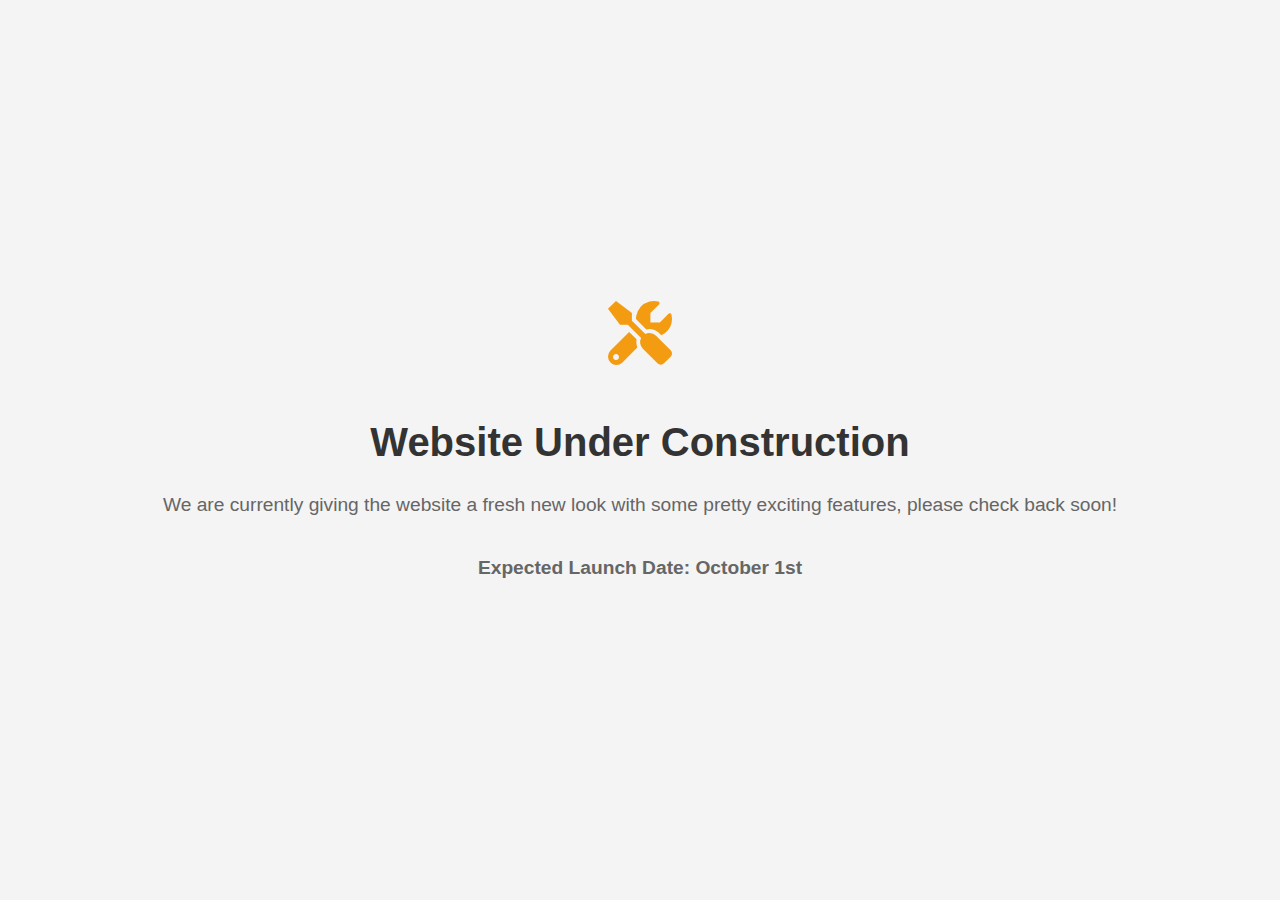
<file: index.html>
<!--<!DOCTYPE html>
<html lang="en">
  <head>
    <meta charset="UTF-8" />
    <meta name="viewport" content="width=device-width, initial-scale=1.0" />

     Enhanced SEO Meta Tags 
    <title>
      Judson Wells - Web Developer & Founder of Webflare Design Co | Official
      Website
    </title>
    <meta
      name="description"
      content="Official website of Judson Wells, founder of Webflare Design Co. Professional web developer and cybersecurity specialist based in Ogdensburg, NY. View portfolio, services, and contact information."
    />
    <meta
      name="keywords"
      content="Judson, Judson Wells, web developer, Webflare Design Co founder, cybersecurity specialist, Ogdensburg NY, web development, software engineer"
    />
    <meta name="author" content="Judson Wells" />

     Open Graph / Social Media Meta Tags 
    <meta property="og:type" content="website" />
    <meta
      property="og:title"
      content="Judson Wells - Official Website | Web Developer & Founder"
    />
    <meta
      property="og:description"
      content="Official website of Judson Wells, founder of Webflare Design Co. Professional web developer and cybersecurity specialist."
    />
    <meta property="og:url" content="https://judsonwells.com" />
    <meta
      property="og:image"
      content="https://judsonwells.com/assets/images/og-image.jpg"
    />
    <meta property="og:site_name" content="Judson Wells" />

     Twitter Card Meta Tags 
    <meta name="twitter:card" content="summary_large_image" />
    <meta name="twitter:title" content="Judson Wells - Official Website" />
    <meta
      name="twitter:description"
      content="Official website of Judson Wells, founder of Webflare Design Co. Professional web developer and cybersecurity specialist."
    />
    <meta
      name="twitter:image"
      content="https://judsonwells.com/assets/images/og-image.jpg"
    />

    Additional SEO Meta Tags 
    <meta name="robots" content="index, follow" />
    <meta name="googlebot" content="index, follow" />
    <link rel="canonical" href="https://judsonwells.com" />

     Favicon 
    <link rel="icon" type="image/svg+xml" href="public/favicon.svg" />
    <link
      rel="apple-touch-icon"
      sizes="180x180"
      href="public/apple-touch-icon.png"
    />

    Stylesheets 
    <link rel="stylesheet" href="css/style.css" />
    <link rel="stylesheet" href="css/animations.css" />
    <link
      rel="stylesheet"
      href="https://cdnjs.cloudflare.com/ajax/libs/font-awesome/6.0.0/css/all.min.css"
    />

     Enhanced Structured Data 
    <script type="application/ld+json">
      {
        "@context": "https://schema.org",
        "@type": "Person",
        "name": "Judson Wells",
        "givenName": "Judson",
        "familyName": "Wells",
        "url": "https://judsonwells.com",
        "image": "https://judsonwells.com/assets/images/profile.jpg",
        "sameAs": [
          "https://github.com/yourusername",
          "https://linkedin.com/in/yourusername",
          "https://twitter.com/yourusername"
        ],
        "jobTitle": "Web Developer & Cybersecurity Specialist",
        "worksFor": {
          "@type": "Organization",
          "name": "Webflare Design Co",
          "url": "https://webflaredesignco.com",
          "foundingDate": "2022"
        },
        "address": {
          "@type": "PostalAddress",
          "addressLocality": "Ogdensburg",
          "addressRegion": "NY",
          "addressCountry": "US"
        },
        "alumniOf": {
          "@type": "EducationalOrganization",
          "name": "SUNY Canton"
        }
      }
    </script>
  </head>
  <body>
    <nav class="navbar">
      <div class="nav-brand">
        <a href="index.html" class="logo" aria-label="Home">JW</a>
      </div>
      <div class="nav-links">
            <a href="index.html" class="active">Home</a>
            <a href="about.html">About</a>
            <a href="projects.html">Projects</a>
            <a href="resume.html">Resume</a>
            <a href="contact.html">Contact</a>
            <a href="projects.html" class="btn primary">View Projects</a>
            <a href="contact.html" class="btn secondary">Get in Touch</a>
            <button id="theme-toggle" aria-label="Toggle dark mode">
                <i class="fas fa-moon"></i>
            </button>
        </div>
      <div class="menu-toggle">
        <span></span>
        <span></span>
        <span></span>
      </div>
    </nav>

    <section class="logo-banner">
      <div class="logo-container">
        <div class="logo-item">
          <img src="assets/images/tech-logo-1.svg" alt="SUNY Canton" />
        </div>
        <div class="logo-item">
          <img src="assets/images/tech-logo-2.svg" alt="Webflare Design Co" />
        </div>
        <div class="logo-item">
          <img src="assets/images/tech-logo-3.svg" alt="FutureWave" />
        </div>
        <div class="logo-item">
          <img src="assets/images/tech-logo-4.svg" alt="DataSphere" />
        </div>
        <div class="logo-item">
          <img src="assets/images/tech-logo-1.svg" alt="SUNY Canton" />
        </div>
        <div class="logo-item">
          <img src="assets/images/tech-logo-2.svg" alt="Webflare Design Co" />
        </div>
        <div class="logo-item">
          <img src="assets/images/tech-logo-3.svg" alt="FutureWave" />
        </div>
        <div class="logo-item">
          <img src="assets/images/tech-logo-4.svg" alt="DataSphere" />
        </div>
      </div>
    </section>

    <main>
      <section class="hero">
        <div class="hero-content">
          <h1 class="animate-text">Hi, I'm Judson Wells</h1>
          <p class="animate-text-delay">
            A passionate web developer crafting beautiful and functional digital
            experiences.
          </p>
          <div class="hero-actions">
            <a href="projects.html" class="btn primary">View My Work</a>
            <a href="contact.html" class="btn secondary">Get in Touch</a>
          </div>
        </div>
        <div class="hero-image">
          <img
            src="assets/images/hero-image.svg"
            alt="Developer illustration"
          />
        </div>
      </section>

      <section class="skills">
        <h2>Skills & Expertise</h2>
        <div class="skills-grid">
          <div class="skill-card">
            <i class="fas fa-code"></i>
            <h3>Web Development</h3>
            <p>HTML5, CSS3, JavaScript</p>
          </div>
          <div class="skill-card">
            <i class="fas fa-mobile-alt"></i>
            <h3>Responsive Design</h3>
            <p>Mobile-First Approach</p>
          </div>
          <div class="skill-card">
            <i class="fas fa-database"></i>
            <h3>Backend Development</h3>
            <p>Node.js, Python, Databases</p>
          </div>
          <div class="skill-card">
            <i class="fas fa-tools"></i>
            <h3>Dev Tools</h3>
            <p>Git, Docker, CI/CD</p>
          </div>
        </div>
      </section>
    </main>

    <footer>
      <div class="footer-content">
        <div class="social-links">
          <a href="#" aria-label="GitHub"><i class="fab fa-github"></i></a>
          <a href="#" aria-label="LinkedIn"><i class="fab fa-linkedin"></i></a>
          <a href="#" aria-label="Twitter"><i class="fab fa-twitter"></i></a>
        </div>
        <p>&copy; 2024 Judson Wells. All rights reserved.</p>
      </div>
    </footer>

    <script src="js/main.js"></script>
    <script src="js/animations.js"></script>
  </body>
</html>
-->

<!DOCTYPE html>
<html lang="en">
  <head>
    <meta charset="UTF-8" />
    <meta name="viewport" content="width=device-width, initial-scale=1.0" />

    <title>
      Judson Wells - Web Developer & Founder of Webflare Design Co | Official
      Website
    </title>
    <meta
      name="description"
      content="Official website of Judson Wells, founder of Webflare Design Co. Professional web developer and cybersecurity specialist based in Ogdensburg, NY. View portfolio, services, and contact information."
    />
    <meta
      name="keywords"
      content="Judson, Judson Wells, web developer, Webflare Design Co founder, cybersecurity specialist, Ogdensburg NY, web development, software engineer"
    />
    <meta name="author" content="Judson Wells" />

    <meta property="og:type" content="website" />
    <meta
      property="og:title"
      content="Judson Wells - Official Website | Web Developer & Founder"
    />
    <meta
      property="og:description"
      content="Official website of Judson Wells, founder of Webflare Design Co. Professional web developer and cybersecurity specialist."
    />
    <meta property="og:url" content="https://judsonwells.com" />
    <meta
      property="og:image"
      content="https://judsonwells.com/assets/images/og-image.jpg"
    />
    <meta property="og:site_name" content="Judson Wells" />

    <meta name="twitter:card" content="summary_large_image" />
    <meta name="twitter:title" content="Judson Wells - Official Website" />
    <meta
      name="twitter:description"
      content="Official website of Judson Wells, founder of Webflare Design Co. Professional web developer and cybersecurity specialist."
    />
    <meta
      name="twitter:image"
      content="https://judsonwells.com/assets/images/og-image.jpg"
    />

    <meta name="robots" content="index, follow" />
    <meta name="googlebot" content="index, follow" />
    <link rel="canonical" href="https://judsonwells.com" />

    <link rel="icon" type="image/svg+xml" href="public/favicon.svg" />
    <link
      rel="apple-touch-icon"
      sizes="180x180"
      href="public/apple-touch-icon.png"
    />

    <link rel="stylesheet" href="css/style.css" />
    <link
      rel="stylesheet"
      href="https://cdnjs.cloudflare.com/ajax/libs/font-awesome/6.0.0/css/all.min.css"
    />

    <style>
      body,
      html {
        height: 100%;
        margin: 0;
        font-family: Arial, sans-serif;
        background-color: #f4f4f4;
      }
      .construction-container {
        display: flex;
        flex-direction: column;
        justify-content: center;
        align-items: center;
        text-align: center;
        height: 100%;
        padding: 20px;
      }
      .construction-container h1 {
        font-size: 2.5rem;
        margin-bottom: 1rem;
        color: #333;
      }
      .construction-container p {
        font-size: 1.2rem;
        color: #666;
        margin-bottom: 2rem;
      }
      .construction-container .icon {
        font-size: 4rem;
        color: #f39c12;
        margin-bottom: 1.5rem;
      }
    </style>
  </head>
  <body>
    <div class="construction-container">
      <div class="icon">
        <i class="fas fa-tools"></i>
      </div>
      <h1>Website Under Construction</h1>
      <p>
        We are currently giving the website a fresh new look with some pretty
        exciting features, please check back soon!
      </p>
      <p><strong>Expected Launch Date: October 1st</strong></p>
    </div>
  </body>
</html>
</file>
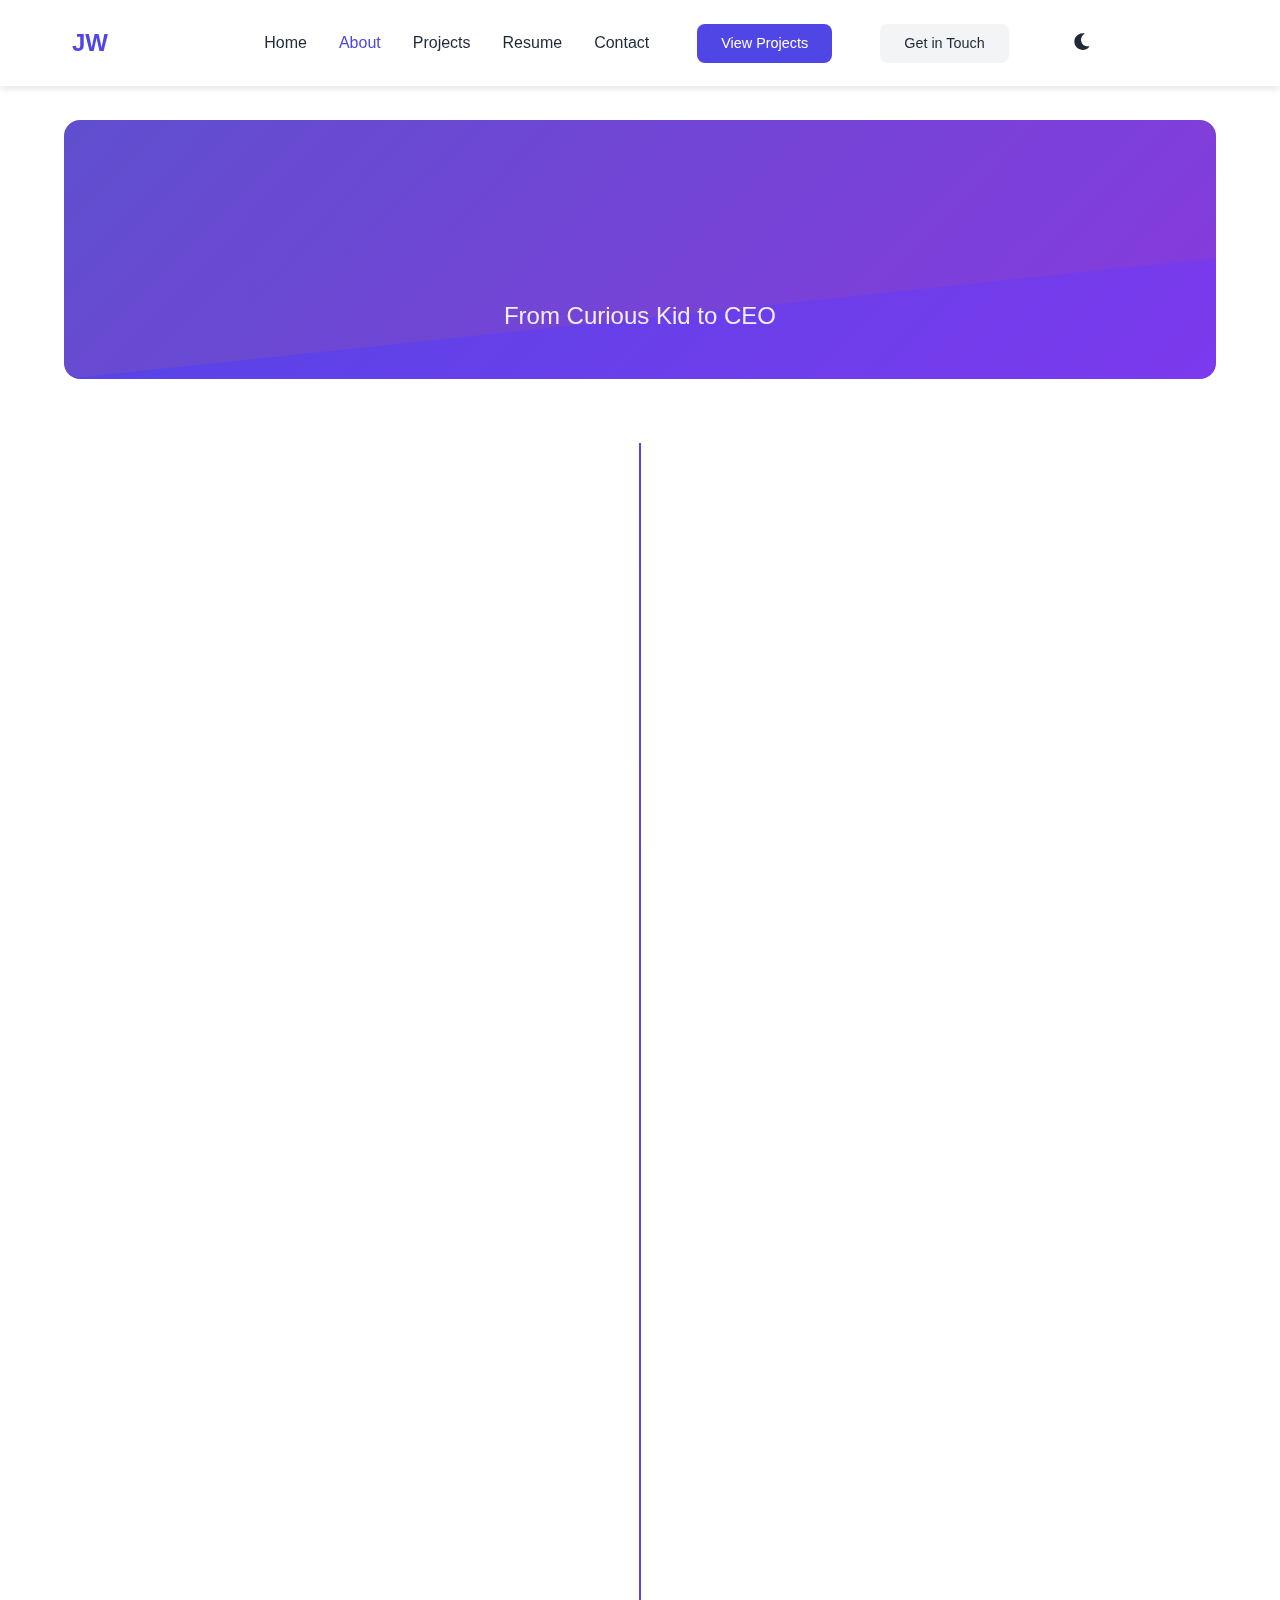
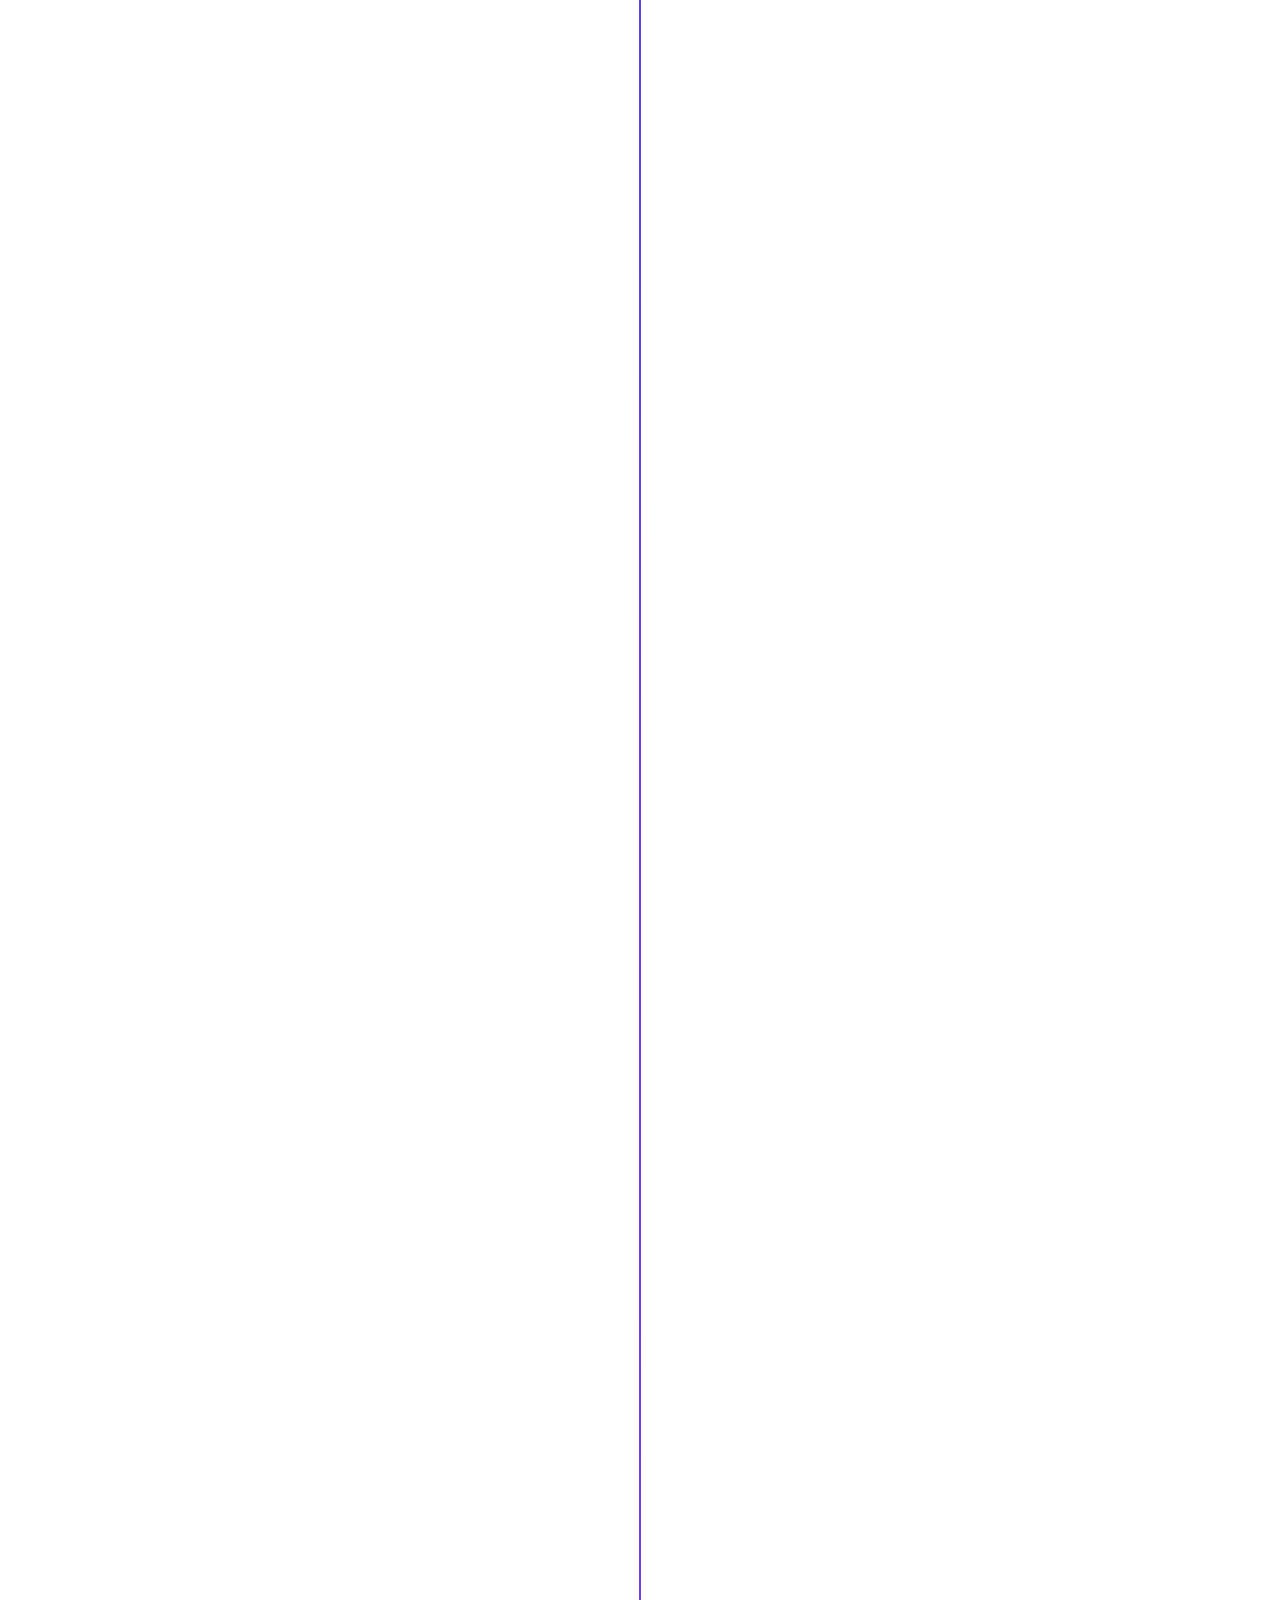
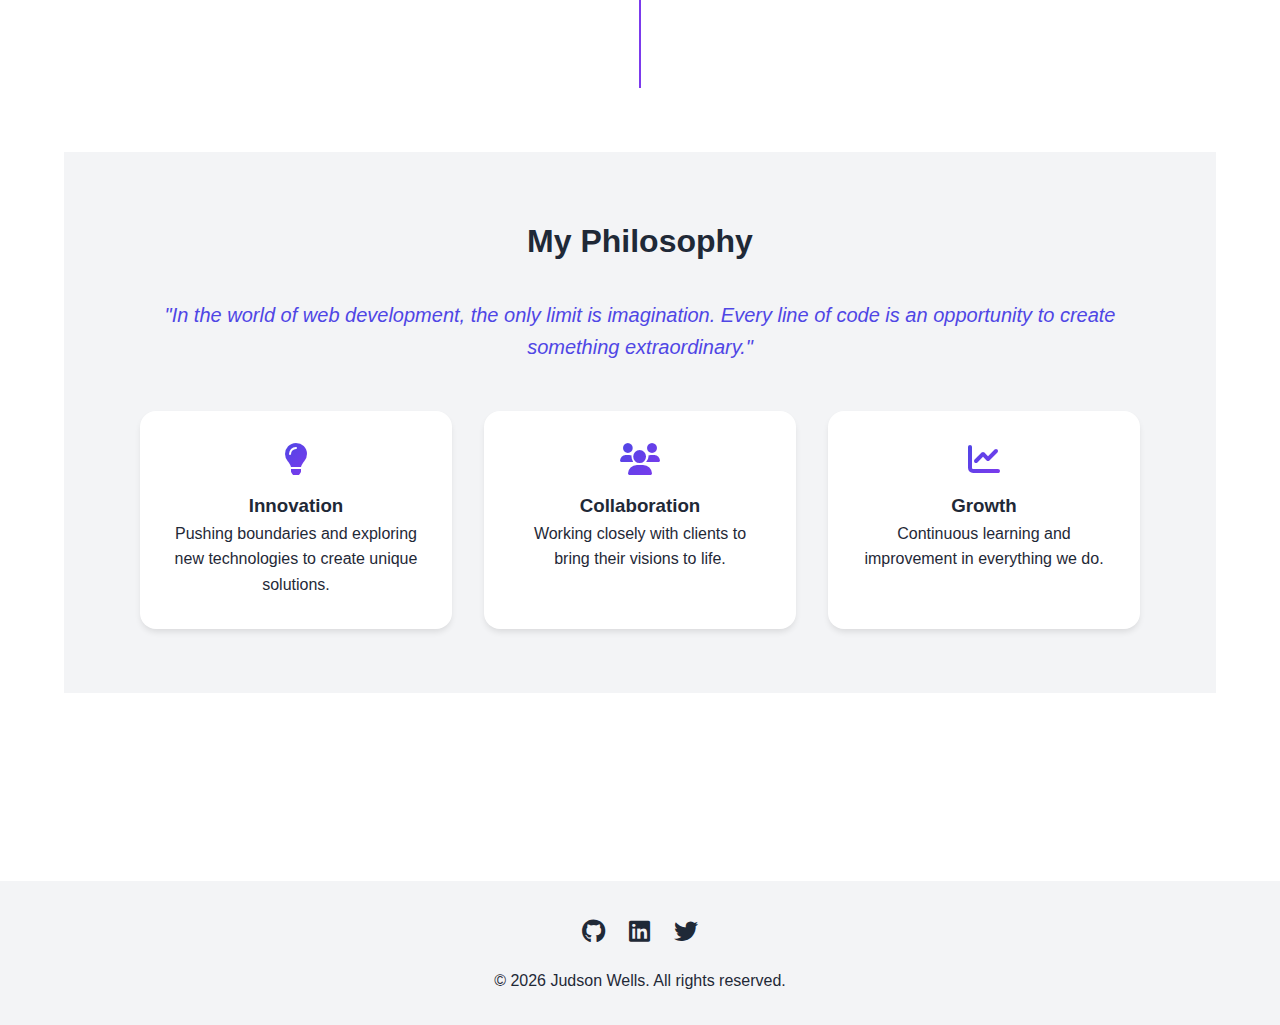
<file: about.html>
<!DOCTYPE html>
<html lang="en">
<head>
    <meta charset="UTF-8">
    <meta name="viewport" content="width=device-width, initial-scale=1.0">
    <title>About Me - Portfolio</title>
    <link rel="icon" type="image/svg+xml" href="public/favicon.svg">
    <link rel="stylesheet" href="css/style.css">
    <link rel="stylesheet" href="css/animations.css">
    <link rel="stylesheet" href="https://cdnjs.cloudflare.com/ajax/libs/font-awesome/6.0.0/css/all.min.css">
</head>
<body>
    <nav class="navbar">
        <div class="nav-brand">
            <a href="index.html" class="logo" aria-label="Home">JW</a>
        </div>
        <div class="nav-links">
            <a href="index.html">Home</a>
            <a href="about.html" class="active">About</a>
            <a href="projects.html">Projects</a>
            <a href="resume.html">Resume</a>
            <a href="contact.html">Contact</a>
            <a href="projects.html" class="btn primary">View Projects</a>
            <a href="contact.html" class="btn secondary">Get in Touch</a>
            <button id="theme-toggle" aria-label="Toggle dark mode">
                <i class="fas fa-moon"></i>
            </button>
        </div>
        <div class="menu-toggle">
            <span></span>
            <span></span>
            <span></span>
        </div>
    </nav>

    <main class="about-page">
        <section class="about-header">
            <h1 class="animate-text">My Journey</h1>
            <p class="animate-text-delay">From Curious Kid to CEO</p>
        </section>

        <section class="about-story">
            <div class="story-timeline">
                <div class="timeline-item">
                    <div class="timeline-marker">
                        <i class="fas fa-microchip"></i>
                        <span>2013-2016</span>
                    </div>
                    <div class="timeline-content">
                        <h3>Early Curiosity</h3>
                        <p>From ages 6-8, my journey began with pure curiosity about how things worked. I spent countless hours taking apart electronics - from TVs to computers, learning about their inner workings. This hands-on exploration laid the foundation for my passion in technology.</p>
                    </div>
                </div>

                <div class="timeline-item">
                    <div class="timeline-marker">
                        <i class="fas fa-laptop-code"></i>
                        <span>2018-2020</span>
                    </div>
                    <div class="timeline-content">
                        <h3>School Tech Programs</h3>
                        <p>Between ages 10-13, I became deeply involved in school technology programs. With a school-provided computer, I immersed myself in the world of coding, spending countless hours watching programming tutorials on YouTube and teaching myself various technologies.</p>
                    </div>
                </div>

                <div class="timeline-item">
                    <div class="timeline-marker">
                        <i class="fas fa-user-graduate"></i>
                        <span>2021-2024</span>
                    </div>
                    <div class="timeline-content">
                        <h3>Mentorship & Growth</h3>
                        <p>During my high school years (14-17), I met my mentor Mr. Bob Ladouceur, who became a pivotal figure in my tech journey. As my tech teacher throughout middle and high school, he provided countless opportunities and unwavering support, helping shape my path in technology.</p>
                    </div>
                </div>

                <div class="timeline-item">
                    <div class="timeline-marker">
                        <i class="fas fa-rocket"></i>
                        <span>2025</span>
                    </div>
                    <div class="timeline-content">
                        <h3>Founding Webflare Design Co</h3>
                        <p>Founded Webflare Design Co with the vision of becoming a leading force in web development and cybersecurity. This venture represents the culmination of years of learning and hands-on experience in technology.</p>
                    </div>
                </div>

                <div class="timeline-item">
                    <div class="timeline-marker">
                        <i class="fas fa-graduation-cap"></i>
                        <span>Future</span>
                    </div>
                    <div class="timeline-content">
                        <h3>Continuing Education</h3>
                        <p>Looking ahead, I'm pursuing dual master's degrees in cybersecurity and web development, furthering my expertise and preparing to make an even bigger impact in the tech industry.</p>
                    </div>
                </div>
            </div>
        </section>

        <section class="about-philosophy">
            <div class="philosophy-content">
                <h2>My Philosophy</h2>
                <p>"In the world of web development, the only limit is imagination. Every line of code is an opportunity to create something extraordinary."</p>
                <div class="philosophy-points">
                    <div class="point">
                        <i class="fas fa-lightbulb"></i>
                        <h3>Innovation</h3>
                        <p>Pushing boundaries and exploring new technologies to create unique solutions.</p>
                    </div>
                    <div class="point">
                        <i class="fas fa-users"></i>
                        <h3>Collaboration</h3>
                        <p>Working closely with clients to bring their visions to life.</p>
                    </div>
                    <div class="point">
                        <i class="fas fa-chart-line"></i>
                        <h3>Growth</h3>
                        <p>Continuous learning and improvement in everything we do.</p>
                    </div>
                </div>
            </div>
        </section>
    </main>

    <footer>
        <div class="footer-content">
            <div class="social-links">
                <a href="#" aria-label="GitHub"><i class="fab fa-github"></i></a>
                <a href="#" aria-label="LinkedIn"><i class="fab fa-linkedin"></i></a>
                <a href="#" aria-label="Twitter"><i class="fab fa-twitter"></i></a>
            </div>
            <p>&copy; 2024 Judson Wells. All rights reserved.</p>
        </div>
    </footer>

    <script src="js/main.js"></script>
</body>
</html>
</file>
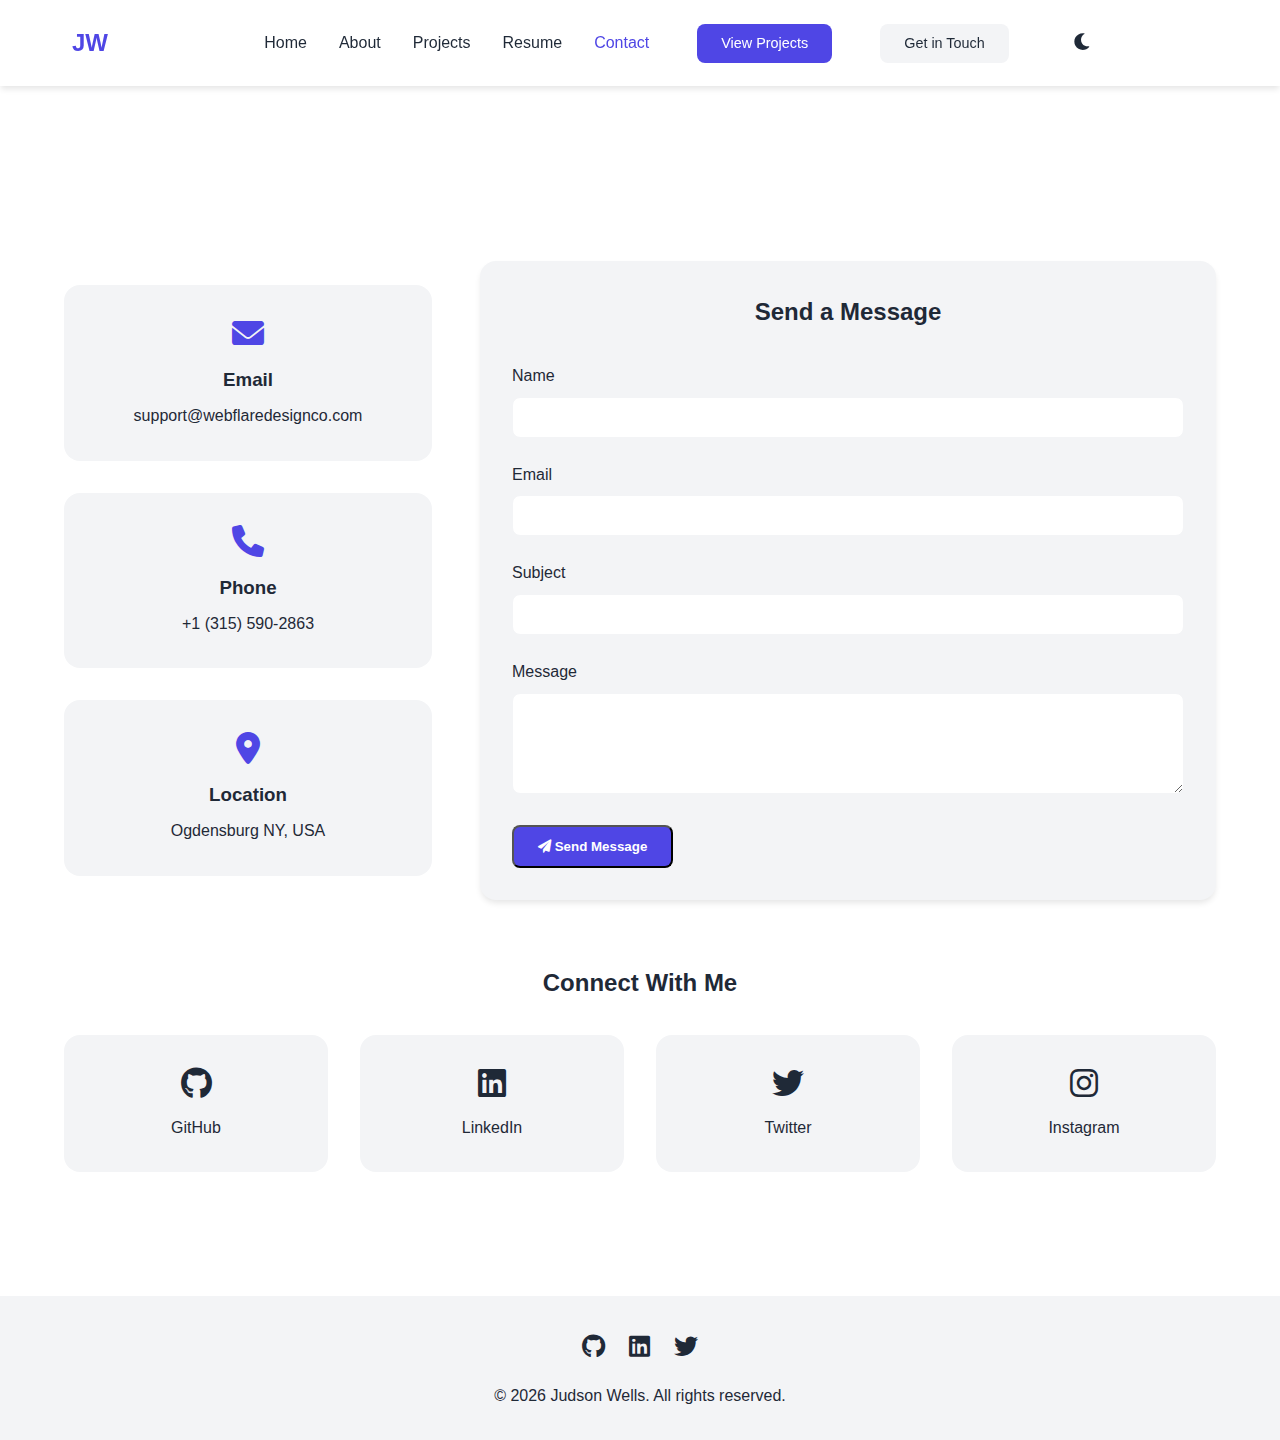
<file: contact.html>
<!DOCTYPE html>
<html lang="en">
<head>
    <meta charset="UTF-8">
    <meta name="viewport" content="width=device-width, initial-scale=1.0">
    <title>Contact - Portfolio</title>
    <link rel="stylesheet" href="css/style.css">
    <link rel="stylesheet" href="css/animations.css">
    <link rel="stylesheet" href="https://cdnjs.cloudflare.com/ajax/libs/font-awesome/6.0.0/css/all.min.css">
</head>
<body>
    <nav class="navbar">
        <div class="nav-brand">
            <a href="index.html" class="logo" aria-label="Home">JW</a>
        </div>
        <div class="nav-links">
            <a href="index.html">Home</a>
            <a href="about.html">About</a>
            <a href="projects.html">Projects</a>
            <a href="resume.html">Resume</a>
            <a href="contact.html" class="active">Contact</a>
            <a href="projects.html" class="btn primary">View Projects</a>
            <a href="contact.html" class="btn secondary">Get in Touch</a>
            <button id="theme-toggle" aria-label="Toggle dark mode">
                <i class="fas fa-moon"></i>
            </button>
        </div>
        <div class="menu-toggle">
            <span></span>
            <span></span>
            <span></span>
        </div>
    </nav>

    <main class="contact-page">
        <section class="contact-header">
            <h1 class="animate-text">Get in Touch</h1>
            <p class="animate-text-delay">I'm always open to new opportunities and collaborations.</p>
        </section>

        <section class="contact-content">
            <div class="contact-info">
                <div class="contact-card">
                    <i class="fas fa-envelope"></i>
                    <h3>Email</h3>
                    <p><a href="mailto:your.email@example.com">support@webflaredesignco.com</a></p>
                </div>
                <div class="contact-card">
                    <i class="fas fa-phone"></i>
                    <h3>Phone</h3>
                    <p><a href="tel:+1234567890">+1 (315) 590-2863</a></p>
                </div>
                <div class="contact-card">
                    <i class="fas fa-map-marker-alt"></i>
                    <h3>Location</h3>
                    <p>Ogdensburg NY, USA</p>
                </div>
            </div>

            <div class="contact-form-container">
                <h2>Send a Message</h2>
                <form action="https://formsubmit.co/judsonwells100@gmail.com" method="POST" class="contact-form" id="contactForm">
                    <input type="text" name="_honey" style="display:none">
                    <input type="hidden" name="_captcha" value="false">
                    <input type="hidden" name="_next" value="https://judsonwells.com/Portfolio/success.html">
                    <div class="form-group">
                        <label for="name">Name</label>
                        <input type="text" id="name" name="name" required>
                    </div>
                    <div class="form-group">
                        <label for="email">Email</label>
                        <input type="email" id="email" name="email" required>
                    </div>
                    <div class="form-group">
                        <label for="subject">Subject</label>
                        <input type="text" id="subject" name="subject" required>
                    </div>
                    <div class="form-group">
                        <label for="message">Message</label>
                        <textarea id="message" name="message" rows="5" required></textarea>
                    </div>
                    <button type="submit" class="btn primary">
                        <i class="fas fa-paper-plane"></i> Send Message
                    </button>
                </form>
            </div>
        </section>

        <section class="social-connect">
            <h2>Connect With Me</h2>
            <div class="social-grid">
                <a href="#" class="social-card" target="_blank">
                    <i class="fab fa-github"></i>
                    <span>GitHub</span>
                </a>
                <a href="#" class="social-card" target="_blank">
                    <i class="fab fa-linkedin"></i>
                    <span>LinkedIn</span>
                </a>
                <a href="#" class="social-card" target="_blank">
                    <i class="fab fa-twitter"></i>
                    <span>Twitter</span>
                </a>
                <a href="#" class="social-card" target="_blank">
                    <i class="fab fa-instagram"></i>
                    <span>Instagram</span>
                </a>
            </div>
        </section>
    </main>

    <footer>
        <div class="footer-content">
            <div class="social-links">
                <a href="#" aria-label="GitHub"><i class="fab fa-github"></i></a>
                <a href="#" aria-label="LinkedIn"><i class="fab fa-linkedin"></i></a>
                <a href="#" aria-label="Twitter"><i class="fab fa-twitter"></i></a>
            </div>
            <p>&copy; 2024 Judson Wells. All rights reserved.</p>
        </div>
    </footer>

    <script src="js/main.js"></script>
</body>
</html>
</file>
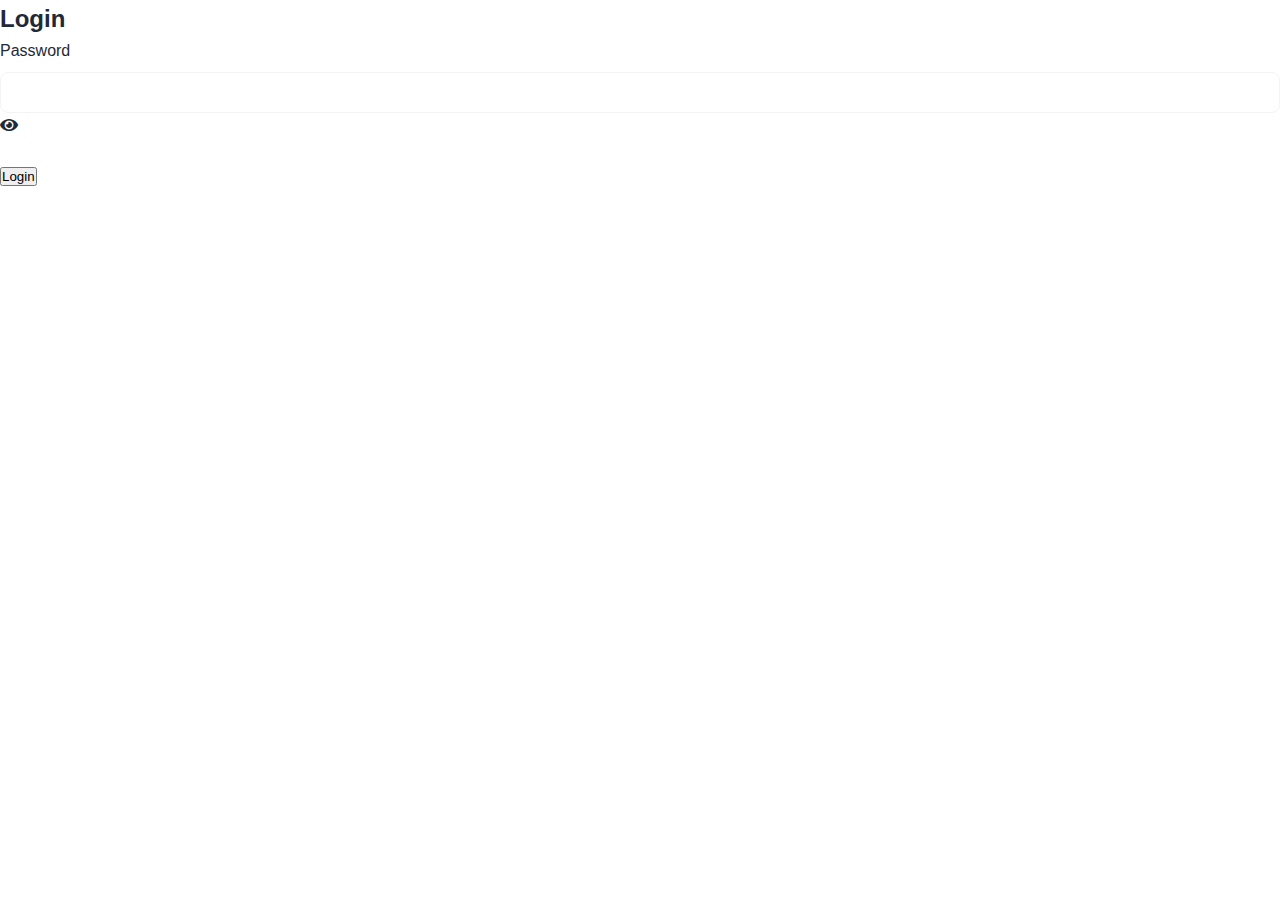
<file: login.html>
<!DOCTYPE html>
<html lang="en">
<head>
    <meta charset="UTF-8">
    <meta name="viewport" content="width=device-width, initial-scale=1.0">
    <title>Login</title>
    <link rel="stylesheet" href="css/style.css">
    <link rel="stylesheet" href="https://cdnjs.cloudflare.com/ajax/libs/font-awesome/5.15.4/css/all.min.css">
</head>
<body>
    <div class="login-container">
        <div class="login-box">
            <h2>Login</h2>
            <form id="loginForm" class="login-form">
                <div class="form-group">
                    <label for="password">Password</label>
                    <div class="password-input">
                        <input type="password" id="password" required>
                        <i class="fas fa-eye" id="togglePassword"></i>
                    </div>
                </div>
                <button type="submit">Login</button>
            </form>
        </div>
    </div>
    <script src="js/auth.js"></script>
</body>
</html>
</file>
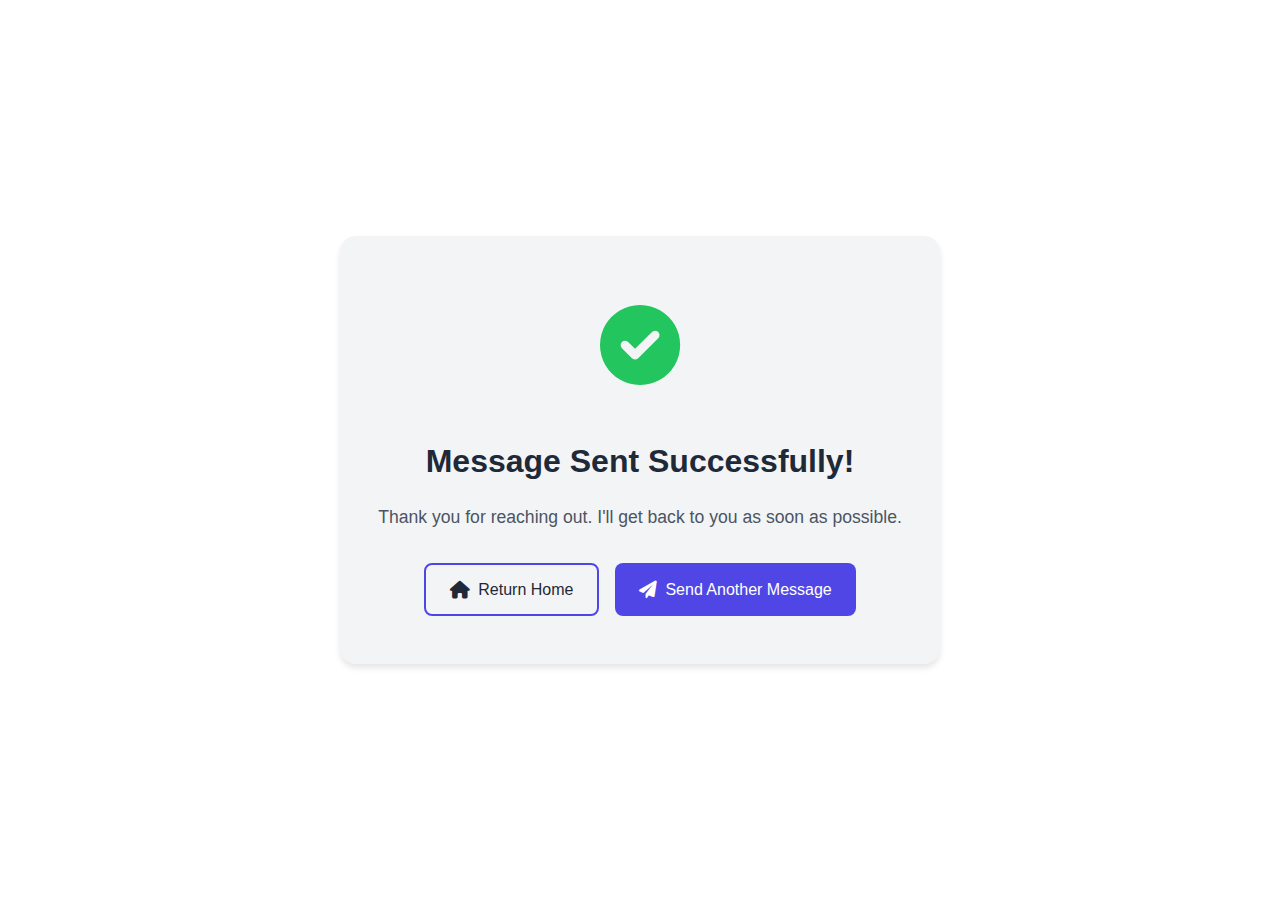
<file: success.html>
<!DOCTYPE html>
<html lang="en">
<head>
    <meta charset="UTF-8">
    <meta name="viewport" content="width=device-width, initial-scale=1.0">
    <title>Message Sent - Portfolio</title>
    <link rel="icon" type="image/svg+xml" href="public/favicon.svg">
    <link rel="stylesheet" href="css/style.css">
    <link rel="stylesheet" href="css/animations.css">
    <link rel="stylesheet" href="https://cdnjs.cloudflare.com/ajax/libs/font-awesome/6.0.0/css/all.min.css">
</head>
<body>
    <main class="success-page">
        <div class="success-container">
            <div class="success-icon">
                <i class="fas fa-check-circle"></i>
            </div>
            <h1>Message Sent Successfully!</h1>
            <p>Thank you for reaching out. I'll get back to you as soon as possible.</p>
            <div class="success-actions">
                <a href="index.html" class="btn secondary">
                    <i class="fas fa-home"></i> Return Home
                </a>
                <a href="contact.html" class="btn primary">
                    <i class="fas fa-paper-plane"></i> Send Another Message
                </a>
            </div>
        </div>
    </main>
    <script src="js/main.js"></script>
</body>
</html>
</file>
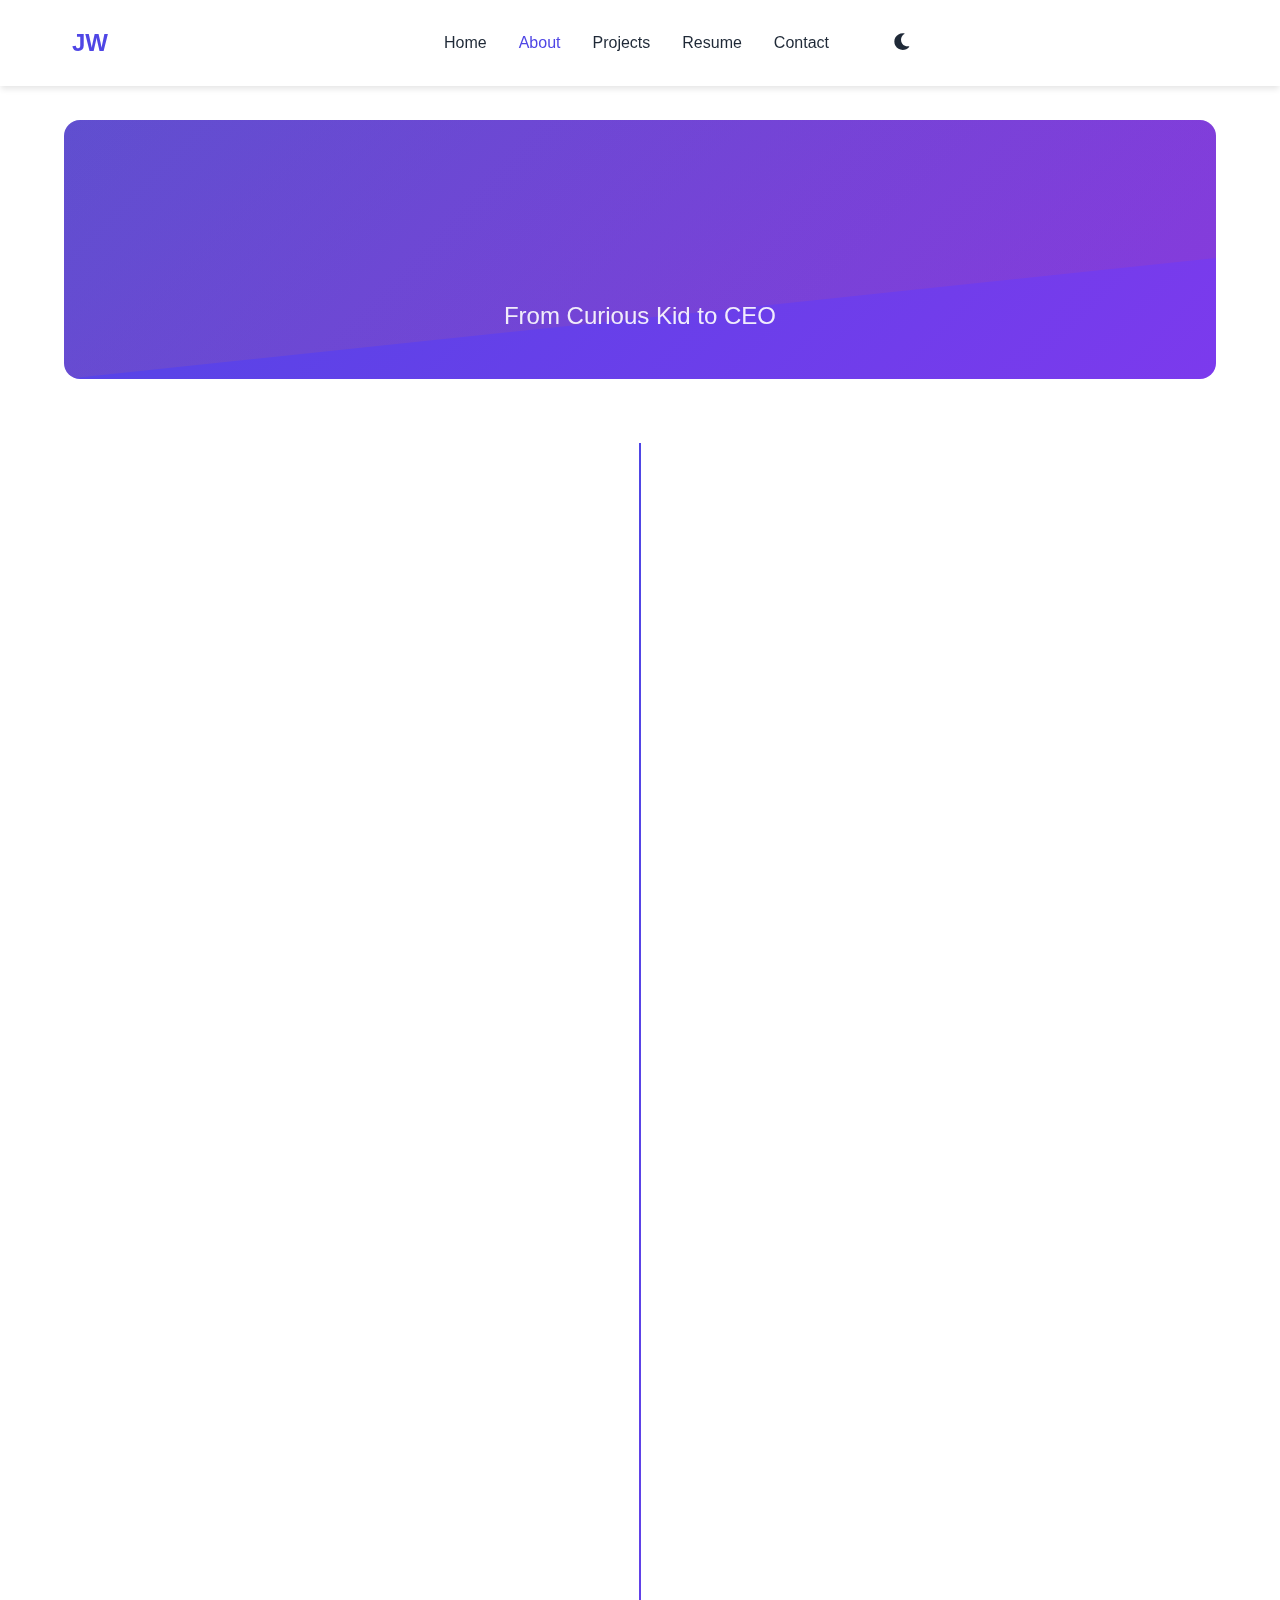
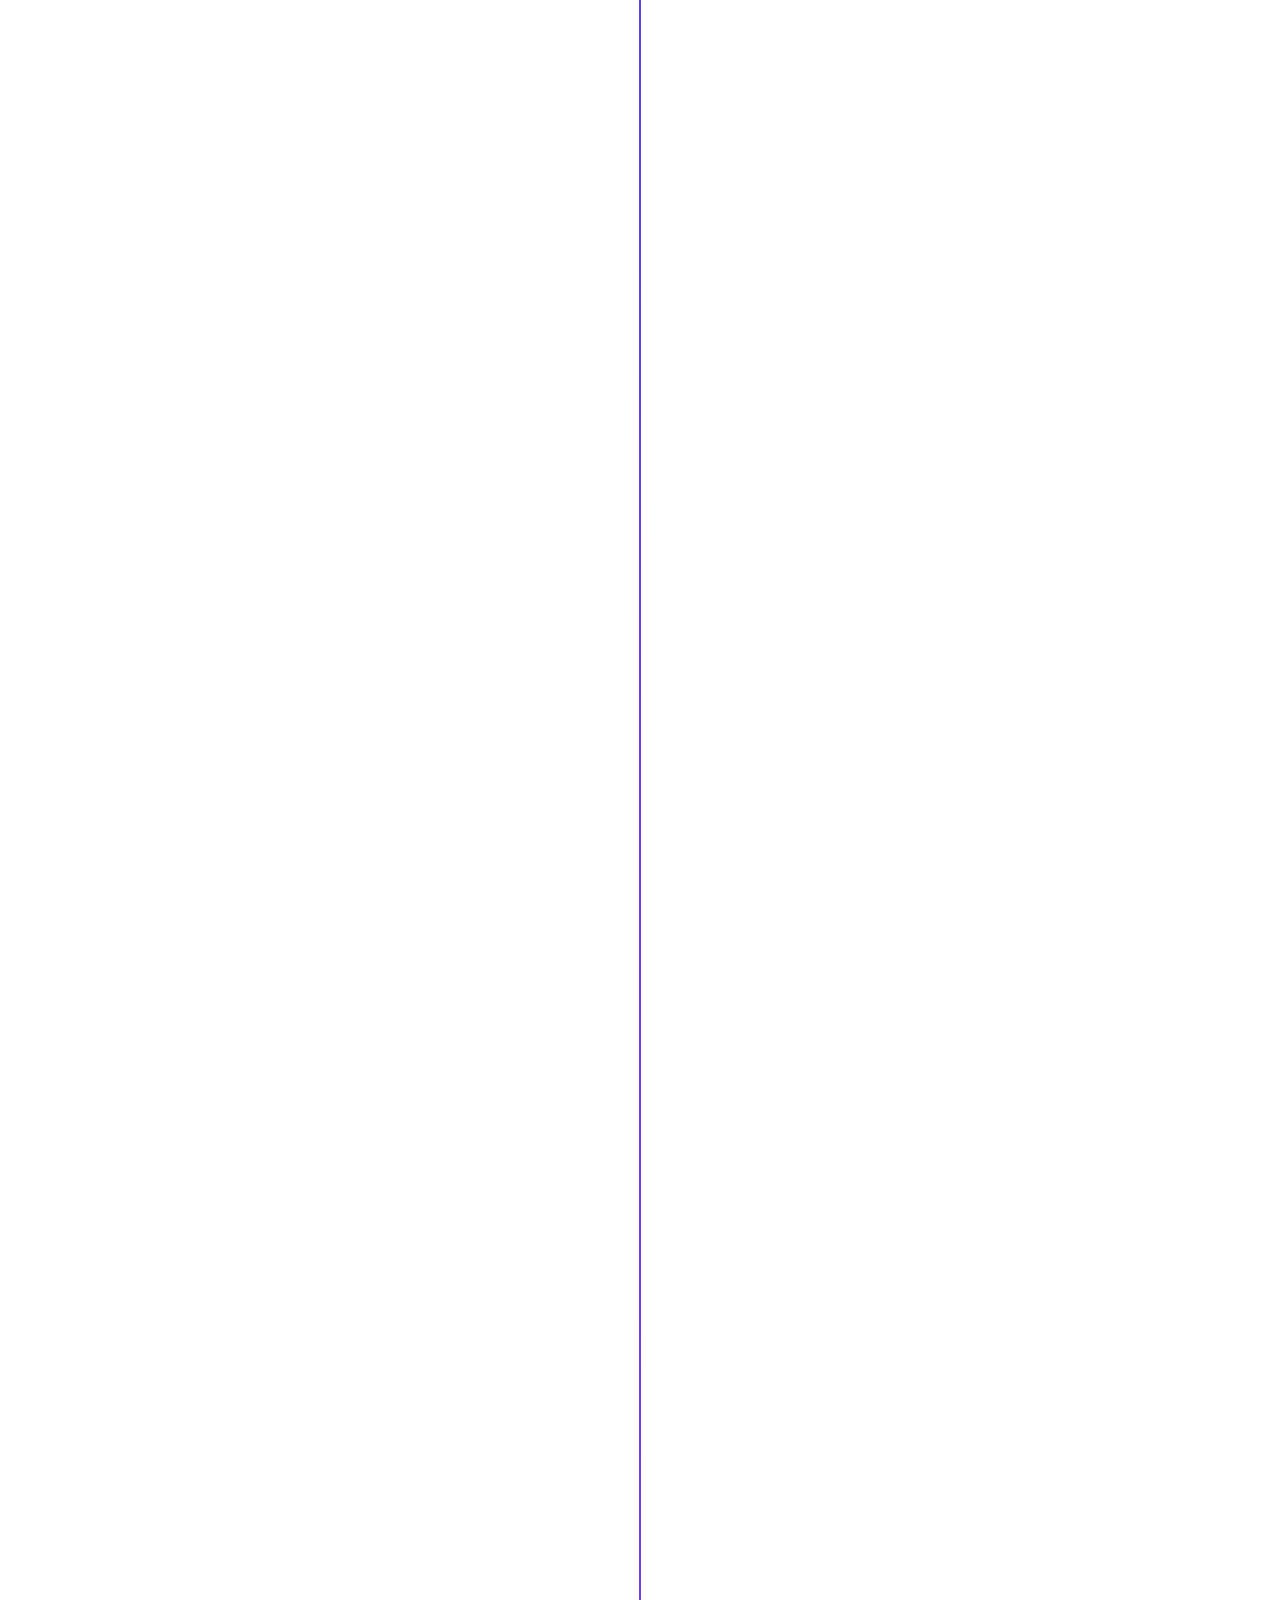
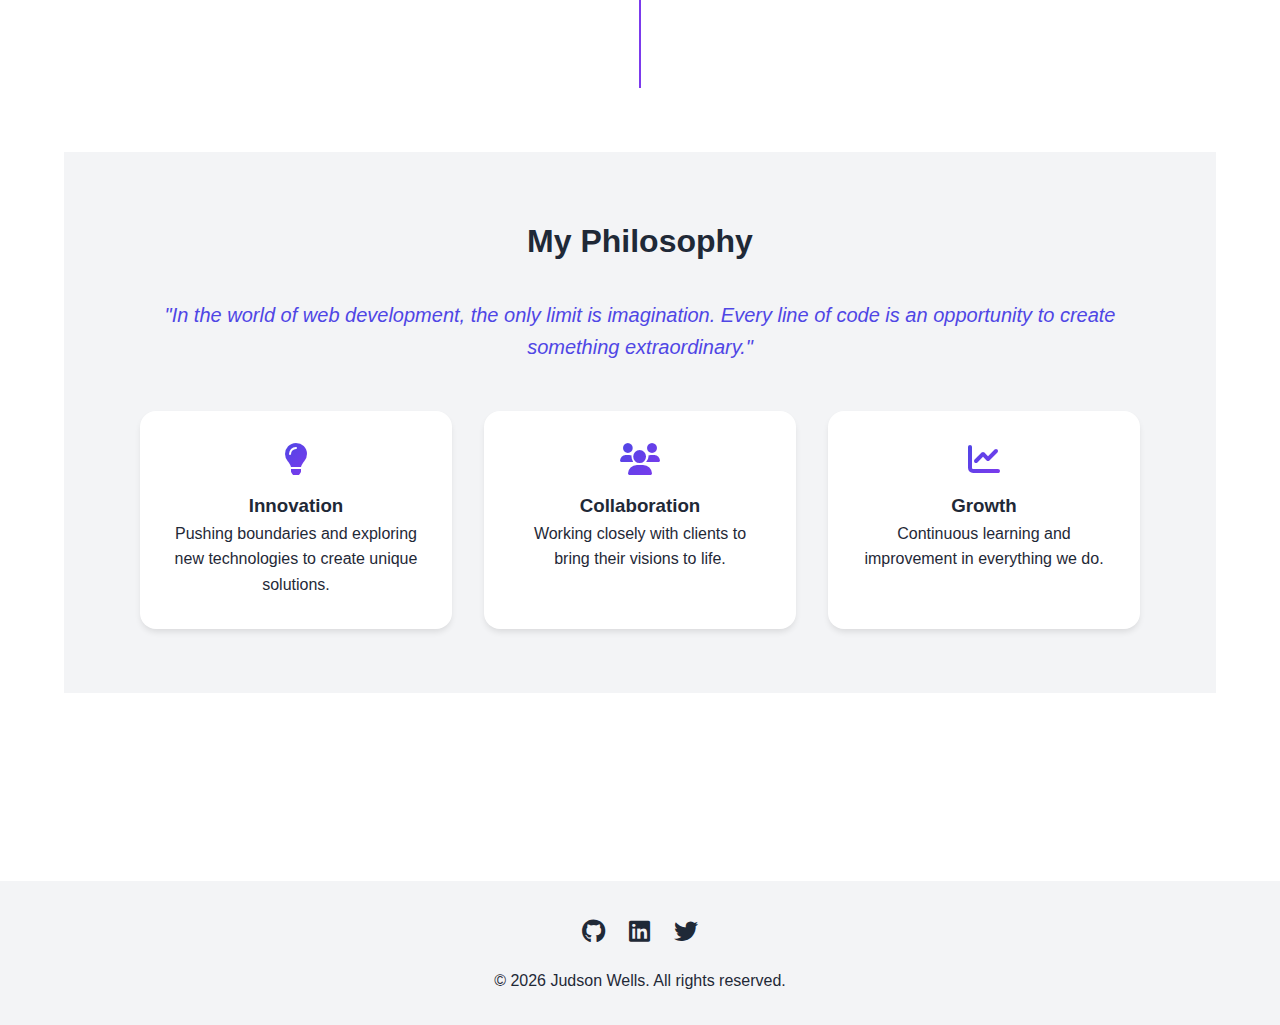
<file: New Portfolio Website/about.html>
<!DOCTYPE html>
<html lang="en">
<head>
    <meta charset="UTF-8">
    <meta name="viewport" content="width=device-width, initial-scale=1.0">
    <title>About Me - Portfolio</title>
    <link rel="stylesheet" href="css/style.css">
    <link rel="stylesheet" href="css/animations.css">
    <link rel="stylesheet" href="https://cdnjs.cloudflare.com/ajax/libs/font-awesome/6.0.0/css/all.min.css">
</head>
<body>
    <nav class="navbar">
        <div class="nav-brand">
            <a href="index.html" class="logo" aria-label="Home">JW</a>
        </div>
        <div class="nav-links">
            <a href="index.html">Home</a>
            <a href="about.html" class="active">About</a>
            <a href="projects.html">Projects</a>
            <a href="resume.html">Resume</a>
            <a href="contact.html">Contact</a>
            <button id="theme-toggle" aria-label="Toggle dark mode">
                <i class="fas fa-moon"></i>
            </button>
        </div>
        <div class="menu-toggle">
            <span></span>
            <span></span>
            <span></span>
        </div>
    </nav>

    <main class="about-page">
        <section class="about-header">
            <h1 class="animate-text">My Journey</h1>
            <p class="animate-text-delay">From Curious Kid to CEO</p>
        </section>

        <section class="about-story">
            <div class="story-timeline">
                <div class="timeline-item">
                    <div class="timeline-marker">
                        <i class="fas fa-microchip"></i>
                        <span>2013-2016</span>
                    </div>
                    <div class="timeline-content">
                        <h3>Early Curiosity</h3>
                        <p>From ages 6-8, my journey began with pure curiosity about how things worked. I spent countless hours taking apart electronics - from TVs to computers, learning about their inner workings. This hands-on exploration laid the foundation for my passion in technology.</p>
                    </div>
                </div>

                <div class="timeline-item">
                    <div class="timeline-marker">
                        <i class="fas fa-laptop-code"></i>
                        <span>2018-2020</span>
                    </div>
                    <div class="timeline-content">
                        <h3>School Tech Programs</h3>
                        <p>Between ages 10-13, I became deeply involved in school technology programs. With a school-provided computer, I immersed myself in the world of coding, spending countless hours watching programming tutorials on YouTube and teaching myself various technologies.</p>
                    </div>
                </div>

                <div class="timeline-item">
                    <div class="timeline-marker">
                        <i class="fas fa-user-graduate"></i>
                        <span>2021-2024</span>
                    </div>
                    <div class="timeline-content">
                        <h3>Mentorship & Growth</h3>
                        <p>During my high school years (14-17), I met my mentor Mr. Bob Ladouceur, who became a pivotal figure in my tech journey. As my tech teacher throughout middle and high school, he provided countless opportunities and unwavering support, helping shape my path in technology.</p>
                    </div>
                </div>

                <div class="timeline-item">
                    <div class="timeline-marker">
                        <i class="fas fa-rocket"></i>
                        <span>2025</span>
                    </div>
                    <div class="timeline-content">
                        <h3>Founding Webflare Design Co</h3>
                        <p>Founded Webflare Design Co with the vision of becoming a leading force in web development and cybersecurity. This venture represents the culmination of years of learning and hands-on experience in technology.</p>
                    </div>
                </div>

                <div class="timeline-item">
                    <div class="timeline-marker">
                        <i class="fas fa-graduation-cap"></i>
                        <span>Future</span>
                    </div>
                    <div class="timeline-content">
                        <h3>Continuing Education</h3>
                        <p>Looking ahead, I'm pursuing dual master's degrees in cybersecurity and web development, furthering my expertise and preparing to make an even bigger impact in the tech industry.</p>
                    </div>
                </div>
            </div>
        </section>

        <section class="about-philosophy">
            <div class="philosophy-content">
                <h2>My Philosophy</h2>
                <p>"In the world of web development, the only limit is imagination. Every line of code is an opportunity to create something extraordinary."</p>
                <div class="philosophy-points">
                    <div class="point">
                        <i class="fas fa-lightbulb"></i>
                        <h3>Innovation</h3>
                        <p>Pushing boundaries and exploring new technologies to create unique solutions.</p>
                    </div>
                    <div class="point">
                        <i class="fas fa-users"></i>
                        <h3>Collaboration</h3>
                        <p>Working closely with clients to bring their visions to life.</p>
                    </div>
                    <div class="point">
                        <i class="fas fa-chart-line"></i>
                        <h3>Growth</h3>
                        <p>Continuous learning and improvement in everything we do.</p>
                    </div>
                </div>
            </div>
        </section>
    </main>

    <footer>
        <div class="footer-content">
            <div class="social-links">
                <a href="#" aria-label="GitHub"><i class="fab fa-github"></i></a>
                <a href="#" aria-label="LinkedIn"><i class="fab fa-linkedin"></i></a>
                <a href="#" aria-label="Twitter"><i class="fab fa-twitter"></i></a>
            </div>
            <p>&copy; 2024 Judson Wells. All rights reserved.</p>
        </div>
    </footer>

    <script src="js/main.js"></script>
</body>
</html>
</file>
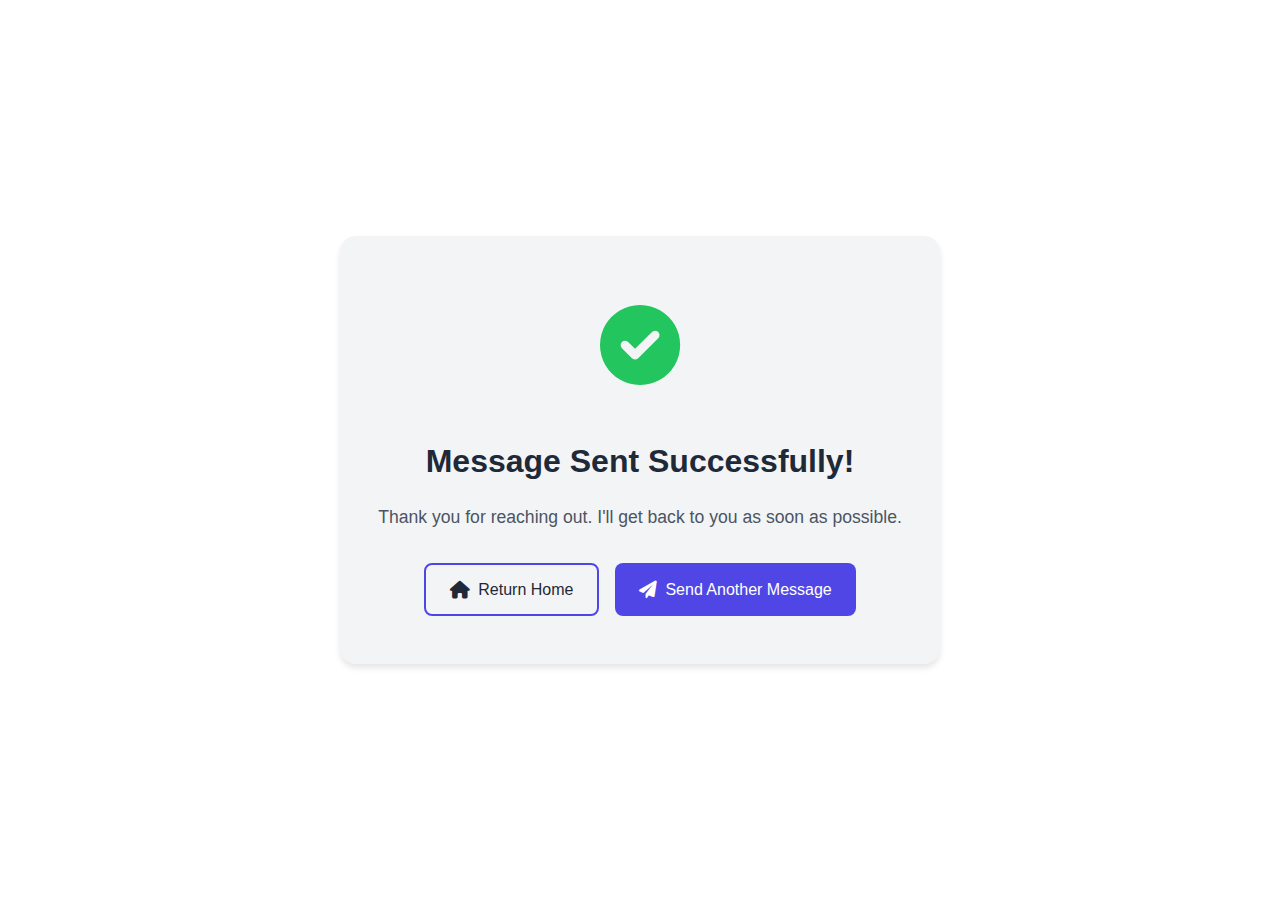
<file: New Portfolio Website/success.html>
<!DOCTYPE html>
<html lang="en">
<head>
    <meta charset="UTF-8">
    <meta name="viewport" content="width=device-width, initial-scale=1.0">
    <title>Message Sent - Portfolio</title>
    <link rel="stylesheet" href="css/style.css">
    <link rel="stylesheet" href="css/animations.css">
    <link rel="stylesheet" href="https://cdnjs.cloudflare.com/ajax/libs/font-awesome/6.0.0/css/all.min.css">
</head>
<body>
    <main class="success-page">
        <div class="success-container">
            <div class="success-icon">
                <i class="fas fa-check-circle"></i>
            </div>
            <h1>Message Sent Successfully!</h1>
            <p>Thank you for reaching out. I'll get back to you as soon as possible.</p>
            <div class="success-actions">
                <a href="index.html" class="btn secondary">
                    <i class="fas fa-home"></i> Return Home
                </a>
                <a href="contact.html" class="btn primary">
                    <i class="fas fa-paper-plane"></i> Send Another Message
                </a>
            </div>
        </div>
    </main>
    <script src="js/main.js"></script>
</body>
</html>
</file>
<file: css/style.css>
:root {
    --primary-color: #4F46E5;
    --secondary-color: #7C3AED;
    --accent-color: #F59E0B;
    --text-color: #1f2937;
    --bg-color: #ffffff;
    --nav-bg: rgba(255, 255, 255, 0.95);
    --card-bg: #f3f4f6;
    --gradient-1: linear-gradient(135deg, #4F46E5 0%, #7C3AED 100%);
    --gradient-2: linear-gradient(135deg, #F59E0B 0%, #EF4444 100%);
    --shadow: 0 4px 6px -1px rgba(0, 0, 0, 0.1);
    --transition: all 0.3s ease;
    --background-alt: #f3f4f6;
    --text-primary: #1f2937;
    --text-secondary: #4b5563;
    --accent-color-light: rgba(245, 158, 11, 0.1);
    --card-shadow: 0 4px 6px rgba(0, 0, 0, 0.1);
    --card-shadow-hover: 0 8px 16px rgba(0, 0, 0, 0.1);
    --border-color: rgba(0, 0, 0, 0.1);
    --border-color-dark: rgba(255, 255, 255, 0.1);
}

[data-theme="dark"] {
    --primary-color: #818CF8;
    --secondary-color: #A78BFA;
    --accent-color: #FCD34D;
    --text-color: #f3f4f6;
    --bg-color: #111827;
    --nav-bg: rgba(17, 24, 39, 0.95);
    --card-bg: #1f2937;
    --background-alt: #1f2937;
    --text-primary: #f3f4f6;
    --text-secondary: #d1d5db;
    --accent-color-light: rgba(245, 158, 11, 0.2);
    --card-shadow: 0 4px 6px rgba(0, 0, 0, 0.3);
    --card-shadow-hover: 0 8px 16px rgba(0, 0, 0, 0.3);
    --border-color: rgba(255, 255, 255, 0.1);
}

* {
    margin: 0;
    padding: 0;
    box-sizing: border-box;
}

body {
    font-family: 'Inter', -apple-system, BlinkMacSystemFont, 'Segoe UI', Roboto, sans-serif;
    line-height: 1.6;
    color: var(--text-color);
    background-color: var(--bg-color);
    transition: var(--transition);
}

/* Navbar Styles */
.navbar {
    position: fixed;
    top: 0;
    left: 0;
    right: 0;
    display: flex;
    justify-content: space-between;
    align-items: center;
    padding: 1rem 5%;
    background: var(--nav-bg);
    backdrop-filter: blur(10px);
    z-index: 1000;
    box-shadow: var(--shadow);
}

.nav-brand {
    margin-right: 2rem;
}

.nav-brand .logo {
    font-size: 1.5rem;
    font-weight: bold;
    color: var(--primary-color);
    text-decoration: none;
    display: inline-block;
    padding: 0.5rem;
    transition: var(--transition);
}

.nav-brand .logo:hover {
    transform: translateY(-2px);
    color: var(--secondary-color);
}

.nav-links {
    display: flex;
    align-items: center;
    gap: 2rem;
}

.nav-links a {
    text-decoration: none;
    color: var(--text-color);
    font-weight: 500;
    transition: var(--transition);
    padding: 0.5rem 0;
}

.nav-links a:not(.btn):hover,
.nav-links a:not(.btn).active {
    color: var(--primary-color);
}

.nav-links .btn {
    padding: 0.5rem 1.5rem;
    border-radius: 0.5rem;
    font-size: 0.9rem;
    margin-left: 1rem;
}

.nav-links .btn.primary {
    background-color: var(--primary-color);
    color: white;
}

.nav-links .btn.secondary {
    background-color: var(--card-bg);
    color: var(--text-color);
}

.nav-links .btn:hover {
    transform: translateY(-2px);
    box-shadow: var(--shadow);
}

#theme-toggle {
    background: none;
    border: none;
    color: var(--text-color);
    cursor: pointer;
    padding: 0.5rem;
    font-size: 1.2rem;
    margin-left: 1.5rem;
}

@media (max-width: 768px) {
    .nav-links {
        display: none;
        gap: 1rem;
    }

    .nav-links.active {
        display: flex;
        flex-direction: column;
        position: absolute;
        top: 100%;
        left: 0;
        right: 0;
        background: var(--nav-bg);
        padding: 1rem;
        box-shadow: var(--shadow);
    }

    .nav-links .btn {
        width: 100%;
        text-align: center;
        margin: 0.5rem 0;
    }

    #theme-toggle {
        margin-left: 0;
        margin-top: 1rem;
    }
}

/* Logo Banner */
.logo-banner {
    padding: 3rem 5%;
    background: var(--bg-color);
    margin-top: 2rem;
    overflow: hidden;
    position: relative;
}

.logo-banner h2 {
    text-align: center;
    margin-bottom: 2rem;
    font-size: 1.5rem;
    color: var(--text-color);
    opacity: 0.8;
}

.logo-container {
    display: flex;
    justify-content: space-around;
    align-items: center;
    gap: 4rem;
    max-width: 1200px;
    margin: 0 auto;
    animation: scrollLogos 30s linear infinite;
}

@keyframes scrollLogos {
    0% {
        transform: translateX(100%);
    }
    100% {
        transform: translateX(-100%);
    }
}

.logo-item {
    flex: 0 0 150px;
    transition: var(--transition);
}

.logo-item:hover {
    transform: translateY(-5px);
}

.logo-item img {
    width: 100%;
    height: auto;
    transition: var(--transition);
}

[data-theme="dark"] .logo-item img {
    /* Remove filter to keep original colors */
}

@media (max-width: 768px) {
    .logo-container {
        animation-duration: 25s;
        gap: 3rem;
    }
    
    .logo-item {
        flex: 0 0 120px;
    }

    .skills h2 {
        font-size: 2rem;
    }

    .skill-card {
        padding: 1.5rem;
    }

    .skill-card i {
        font-size: 2rem;
    }
}

/* Enhanced Hero Section */
.hero {
    background: var(--gradient-1);
    color: white;
    position: relative;
    overflow: hidden;
}

.hero::before {
    content: '';
    position: absolute;
    top: 0;
    left: 0;
    right: 0;
    bottom: 0;
    background: var(--gradient-2);
    opacity: 0.1;
    transform: skewY(-6deg);
    transform-origin: top left;
}

.hero-content {
    position: relative;
    z-index: 2;
}

.hero h1 {
    color: white;
    text-shadow: 0 2px 4px rgba(0, 0, 0, 0.1);
}

.hero p {
    color: rgba(255, 255, 255, 0.9);
}

.cta-buttons {
    display: flex;
    gap: 1rem;
}

.btn {
    display: inline-block;
    padding: 0.75rem 1.5rem;
    border-radius: 0.5rem;
    text-decoration: none;
    font-weight: 600;
    transition: var(--transition);
}

.btn.primary {
    background-color: var(--primary-color);
    color: white;
}

.btn.secondary {
    background-color: var(--card-bg);
    color: var(--text-color);
}

.btn:hover {
    transform: translateY(-2px);
    box-shadow: var(--shadow);
}

/* Skills Section */
.skills {
    padding: 5rem 5%;
    background: var(--bg-color);
}

.skills h2 {
    text-align: center;
    margin-bottom: 3rem;
    font-size: 2.5rem;
    color: var(--text-primary);
}

.skills-grid {
    display: grid;
    grid-template-columns: repeat(auto-fit, minmax(250px, 1fr));
    gap: 2rem;
    max-width: 1200px;
    margin: 0 auto;
}

.skill-card {
    background: var(--card-bg);
    border: 1px solid var(--border-color);
    padding: 2rem;
    border-radius: 1rem;
    text-align: center;
    transition: var(--transition);
    box-shadow: var(--card-shadow);
}

.skill-card:hover {
    transform: translateY(-5px);
    box-shadow: var(--card-shadow-hover);
    border-color: var(--primary-color);
}

.skill-card i {
    font-size: 2.5rem;
    margin-bottom: 1rem;
    background: var(--gradient-1);
    -webkit-background-clip: text;
    -webkit-text-fill-color: transparent;
    transition: var(--transition);
}

.skill-card h3 {
    color: var(--text-primary);
    margin-bottom: 0.5rem;
    font-size: 1.25rem;
}

.skill-card p {
    color: var(--text-secondary);
    font-size: 1rem;
}

[data-theme="dark"] .skill-card {
    background: var(--card-bg);
    border-color: var(--border-color-dark);
}

[data-theme="dark"] .skill-card:hover {
    border-color: var(--primary-color);
    box-shadow: var(--card-shadow-hover);
}

/* Footer */
footer {
    background-color: var(--card-bg);
    padding: 2rem 5%;
    margin-top: 4rem;
}

.footer-content {
    max-width: 1200px;
    margin: 0 auto;
    text-align: center;
}

.social-links {
    display: flex;
    justify-content: center;
    gap: 1.5rem;
    margin-bottom: 1rem;
}

.social-links a {
    color: var(--text-color);
    font-size: 1.5rem;
    transition: var(--transition);
}

.social-links a:hover {
    color: var(--primary-color);
}

/* Utility Classes */
.animate-text {
    opacity: 0;
    transform: translateY(20px);
    animation: fadeInUp 0.6s ease forwards;
}

.animate-text-delay {
    opacity: 0;
    transform: translateY(20px);
    animation: fadeInUp 0.6s ease forwards 0.3s;
}

/* Resume Page Styles */
.resume-page {
    padding: 120px 5% 60px;
    max-width: 1200px;
    margin: 0 auto;
}

.resume-header {
    text-align: center;
    margin-bottom: 3rem;
    padding: 2rem;
    background: var(--gradient-1);
    border-radius: 15px;
    color: white;
}

.resume-header h1 {
    font-size: 2.5rem;
    margin-bottom: 1rem;
}

.contact-info {
    display: flex;
    justify-content: center;
    gap: 2rem;
    margin: 1rem 0;
    flex-wrap: wrap;
}

.contact-info span {
    display: flex;
    align-items: center;
    gap: 0.5rem;
}

.resume-actions {
    margin-top: 2rem;
}

.resume-actions .btn {
    padding: 0.75rem 1.5rem;
    font-size: 1rem;
}

.resume-section {
    margin-bottom: 3rem;
    padding: 2.5rem;
    background: var(--background-alt);
    border-radius: 15px;
    box-shadow: var(--card-shadow);
}

.resume-section h2 {
    color: var(--text-primary);
    font-size: 2rem;
    margin-bottom: 2rem;
    padding-bottom: 1rem;
    border-bottom: 2px solid var(--accent-color);
}

.resume-section h2 i {
    color: var(--accent-color);
    margin-right: 1rem;
}

/* Timeline Items */
.timeline-item {
    background: var(--bg-color);
    padding: 2rem;
    margin-bottom: 2rem;
    border-radius: 12px;
    box-shadow: 0 4px 6px rgba(0, 0, 0, 0.1);
    transition: transform 0.3s ease, box-shadow 0.3s ease;
    position: relative;
    overflow: hidden;
}

.timeline-item::before {
    content: '';
    position: absolute;
    top: 0;
    left: 0;
    width: 4px;
    height: 100%;
    background: var(--accent-color);
}

.timeline-item:hover {
    transform: translateY(-5px);
    box-shadow: 0 6px 12px rgba(0, 0, 0, 0.15);
}

/* Job Title and Company */
.timeline-item h3 {
    color: var(--text-primary);
    font-size: 1.5rem;
    margin-bottom: 0.5rem;
    font-weight: 600;
}

.timeline-item .company {
    color: var(--accent-color);
    font-size: 1.1rem;
    margin-bottom: 1rem;
    font-weight: 500;
}

.timeline-item .date {
    display: inline-block;
    background: var(--accent-color-light);
    color: var(--accent-color);
    padding: 0.4rem 1rem;
    border-radius: 20px;
    font-size: 0.9rem;
    font-weight: 500;
    margin-bottom: 1.5rem;
}

/* Job Responsibilities */
.timeline-item ul {
    list-style: none;
    padding: 0;
    margin: 0;
}

.timeline-item ul li {
    color: var(--text-secondary);
    margin-bottom: 1rem;
    padding-left: 1.8rem;
    position: relative;
    line-height: 1.6;
}

.timeline-item ul li:last-child {
    margin-bottom: 0;
}

.timeline-item ul li::before {
    content: '▹';
    position: absolute;
    left: 0;
    color: var(--accent-color);
    font-size: 1.2rem;
    line-height: 1.4;
}

/* Skills Grid */
.skill-grid {
    display: grid;
    grid-template-columns: repeat(auto-fit, minmax(250px, 1fr));
    gap: 1.5rem;
}

.skill-item {
    padding: 1rem;
    background: var(--bg-color);
    border-radius: 10px;
    display: flex;
    flex-direction: column;
    align-items: center;
    gap: 0.5rem;
    transition: transform 0.3s ease;
}

.skill-item:hover {
    transform: translateY(-5px);
}

.skill-item i {
    font-size: 1.5rem;
    color: var(--accent-color);
}

.skill-item span {
    color: var(--text-primary);
    font-weight: 500;
}

.skill-bar {
    width: 100%;
    height: 6px;
    background: var(--background-alt);
    border-radius: 3px;
    overflow: hidden;
}

.skill-level {
    height: 100%;
    background: var(--accent-color);
    border-radius: 3px;
    transition: width 1s ease;
}

/* Responsive Design */
@media (max-width: 768px) {
    .resume-page {
        padding: 100px 1rem 40px;
    }

    .contact-info {
        flex-direction: column;
        gap: 1rem;
    }

    .skill-grid {
        grid-template-columns: 1fr;
    }

    .timeline-item {
        padding: 1.5rem;
    }

    .timeline-item h3 {
        font-size: 1.3rem;
    }

    .timeline-item .company {
        font-size: 1rem;
    }

    .timeline-item .date {
        font-size: 0.85rem;
    }
}

@media (max-width: 480px) {
    .resume-header h1 {
        font-size: 2rem;
    }

    .resume-section {
        padding: 1.2rem;
    }

    .timeline-item {
        padding: 1.2rem;
    }

    .timeline-item h3 {
        font-size: 1.2rem;
    }

    .timeline-item ul li {
        padding-left: 1.5rem;
    }
}

/* Dark Theme Adjustments */
[data-theme="dark"] .timeline-item {
    background: var(--background-alt);
    box-shadow: 0 4px 6px rgba(0, 0, 0, 0.2);
}

[data-theme="dark"] .timeline-item:hover {
    box-shadow: 0 6px 12px rgba(0, 0, 0, 0.3);
}

/* Contact Page Styles */
.contact-page {
    padding: 120px 5% 60px;
}

.contact-header {
    text-align: center;
    margin-bottom: 4rem;
}

.contact-content {
    max-width: 1200px;
    margin: 0 auto;
    display: grid;
    grid-template-columns: 1fr 2fr;
    gap: 3rem;
}

.contact-info {
    display: flex;
    flex-direction: column;
    gap: 2rem;
}

.contact-card {
    background: var(--card-bg);
    padding: 2rem;
    border-radius: 1rem;
    text-align: center;
    transition: var(--transition);
}

.contact-card:hover {
    transform: translateY(-5px);
    box-shadow: var(--shadow);
}

.contact-card i {
    font-size: 2rem;
    color: var(--primary-color);
    margin-bottom: 1rem;
}

.contact-card h3 {
    margin-bottom: 0.5rem;
}

.contact-card a {
    color: var(--text-color);
    text-decoration: none;
    transition: var(--transition);
}

.contact-card a:hover {
    color: var(--primary-color);
}

.contact-form-container {
    background: var(--card-bg);
    padding: 2rem;
    border-radius: 1rem;
    box-shadow: var(--shadow);
}

.contact-form-container h2 {
    margin-bottom: 2rem;
    text-align: center;
}

.form-group {
    margin-bottom: 1.5rem;
}

.form-group label {
    display: block;
    margin-bottom: 0.5rem;
    color: var(--text-color);
}

.form-group input,
.form-group textarea {
    width: 100%;
    padding: 0.75rem;
    border: 1px solid var(--card-bg);
    border-radius: 0.5rem;
    background: var(--bg-color);
    color: var(--text-color);
    transition: var(--transition);
}

.form-group input:focus,
.form-group textarea:focus {
    outline: none;
    border-color: var(--primary-color);
}

.social-connect {
    margin-top: 4rem;
    text-align: center;
}

.social-grid {
    display: grid;
    grid-template-columns: repeat(auto-fit, minmax(200px, 1fr));
    gap: 2rem;
    max-width: 1200px;
    margin: 2rem auto 0;
}

.social-card {
    display: flex;
    flex-direction: column;
    align-items: center;
    padding: 2rem;
    background: var(--card-bg);
    border-radius: 1rem;
    text-decoration: none;
    color: var(--text-color);
    transition: var(--transition);
}

.social-card:hover {
    transform: translateY(-5px);
    box-shadow: var(--shadow);
    color: var(--primary-color);
}

.social-card i {
    font-size: 2rem;
    margin-bottom: 1rem;
}

/* Scroll to Top Button */
.scroll-top-btn {
    position: fixed;
    bottom: 2rem;
    right: 2rem;
    background: var(--primary-color);
    color: white;
    width: 40px;
    height: 40px;
    border-radius: 50%;
    border: none;
    cursor: pointer;
    opacity: 0;
    visibility: hidden;
    transition: var(--transition);
    box-shadow: var(--shadow);
}

.scroll-top-btn.show {
    opacity: 1;
    visibility: visible;
}

.scroll-top-btn:hover {
    transform: translateY(-3px);
}

/* Projects Page Styles */
.projects-page {
    padding: 120px 5% 60px;
}

.projects-header {
    text-align: center;
    padding: 4rem 2rem;
    background: var(--background-alt);
    margin-top: 4rem;
}

.projects-header h1 {
    font-size: 2.5rem;
    margin-bottom: 1rem;
    color: var(--text-primary);
}

.projects-header p {
    font-size: 1.2rem;
    color: var(--text-secondary);
    max-width: 600px;
    margin: 0 auto;
}

/* Project Filters */
.project-filters {
    display: flex;
    justify-content: center;
    gap: 1rem;
    padding: 2rem;
    flex-wrap: wrap;
    background: var(--bg-color);
}

.filter-btn {
    padding: 0.5rem 1.5rem;
    border: 2px solid var(--accent-color);
    border-radius: 25px;
    background: transparent;
    color: var(--text-primary);
    cursor: pointer;
    transition: all 0.3s ease;
}

.filter-btn:hover,
.filter-btn.active {
    background: var(--accent-color);
    color: var(--bg-color);
}

/* Projects Grid */
.projects-grid {
    display: grid;
    grid-template-columns: repeat(auto-fit, minmax(300px, 1fr));
    gap: 2rem;
    padding: 2rem;
    max-width: 1400px;
    margin: 0 auto;
    background: var(--bg-color);
}

/* Project Card */
.project-card {
    background: var(--background-alt);
    border-radius: 15px;
    overflow: hidden;
    transition: transform 0.3s ease, box-shadow 0.3s ease;
    box-shadow: var(--card-shadow);
}

.project-card:hover {
    transform: translateY(-5px);
    box-shadow: var(--card-shadow-hover);
}

.project-image {
    width: 100%;
    height: 200px;
    overflow: hidden;
    background: var(--background-alt);
}

.project-image img {
    width: 100%;
    height: 100%;
    object-fit: cover;
    transition: transform 0.3s ease;
    filter: brightness(1);
}

[data-theme="dark"] .project-image img {
    filter: brightness(0.9);
}

.project-card:hover .project-image img {
    transform: scale(1.05);
}

.project-content {
    padding: 1.5rem;
}

.project-content h3 {
    font-size: 1.4rem;
    margin-bottom: 0.5rem;
    color: var(--text-primary);
}

.project-content p {
    color: var(--text-secondary);
    margin-bottom: 1rem;
    line-height: 1.6;
}

/* Tech Stack Tags */
.tech-stack {
    display: flex;
    flex-wrap: wrap;
    gap: 0.5rem;
    margin-bottom: 1.5rem;
}

.tech-stack span {
    background: var(--accent-color-light);
    color: var(--accent-color);
    padding: 0.3rem 0.8rem;
    border-radius: 15px;
    font-size: 0.9rem;
}

/* Project Links */
.project-links {
    display: flex;
    gap: 1rem;
}

.project-links .btn {
    flex: 1;
    text-align: center;
    padding: 0.5rem 1rem;
    background: var(--accent-color);
    color: var(--bg-color);
    border: none;
    border-radius: 8px;
    transition: all 0.3s ease;
}

.project-links .btn.secondary {
    background: transparent;
    border: 2px solid var(--accent-color);
    color: var(--text-primary);
}

.project-links .btn:hover {
    transform: translateY(-2px);
    box-shadow: var(--card-shadow);
}

/* Responsive Adjustments */
@media (max-width: 768px) {
    .projects-grid {
        grid-template-columns: 1fr;
        padding: 1rem;
    }

    .project-filters {
        padding: 1rem;
        overflow-x: auto;
        -webkit-overflow-scrolling: touch;
    }

    .filter-btn {
        white-space: nowrap;
    }

    .projects-header {
        padding: 2rem 1rem;
    }

    .projects-header h1 {
        font-size: 2rem;
    }

    .project-card {
        margin: 0 1rem;
    }
}

@media (max-width: 480px) {
    .project-links {
        flex-direction: column;
    }

    .project-links .btn {
        width: 100%;
    }
}

/* About Page Styles */
.about-page {
    padding: 120px 5% 60px;
}

.about-header {
    text-align: center;
    margin-bottom: 4rem;
    background: var(--gradient-1);
    padding: 4rem 2rem;
    color: white;
    border-radius: 1rem;
    position: relative;
    overflow: hidden;
}

.about-header::before {
    content: '';
    position: absolute;
    top: 0;
    left: 0;
    right: 0;
    bottom: 0;
    background: var(--gradient-2);
    opacity: 0.1;
    transform: skewY(-6deg);
    transform-origin: top left;
}

.about-header h1 {
    font-size: 3rem;
    margin-bottom: 1rem;
    position: relative;
}

.about-header p {
    font-size: 1.5rem;
    opacity: 0.9;
    position: relative;
}

.story-timeline {
    max-width: 800px;
    margin: 0 auto;
    padding: 2rem;
    position: relative;
}

.story-timeline::before {
    content: '';
    position: absolute;
    top: 0;
    bottom: 0;
    left: 50%;
    width: 2px;
    background: var(--gradient-1);
    transform: translateX(-50%);
}

.timeline-item {
    display: flex;
    justify-content: space-between;
    margin-bottom: 4rem;
    opacity: 0;
    transform: translateY(20px);
    animation: fadeInUp 0.6s ease forwards;
}

.timeline-item:nth-child(odd) {
    flex-direction: row-reverse;
}

.timeline-marker {
    flex: 0 0 120px;
    text-align: center;
    position: relative;
    z-index: 1;
}

.timeline-marker i {
    width: 50px;
    height: 50px;
    background: var(--gradient-1);
    color: white;
    border-radius: 50%;
    display: flex;
    align-items: center;
    justify-content: center;
    margin: 0 auto 0.5rem;
    font-size: 1.2rem;
}

.timeline-marker span {
    font-weight: bold;
    color: var(--primary-color);
}

.timeline-content {
    flex: 0 0 calc(50% - 80px);
    background: var(--card-bg);
    padding: 2rem;
    border-radius: 1rem;
    box-shadow: var(--shadow);
    position: relative;
}

.timeline-content h3 {
    color: var(--primary-color);
    margin-bottom: 1rem;
}

.about-philosophy {
    background: var(--card-bg);
    padding: 4rem 2rem;
    margin: 4rem 0;
    text-align: center;
}

.philosophy-content {
    max-width: 1000px;
    margin: 0 auto;
}

.philosophy-content h2 {
    margin-bottom: 2rem;
    font-size: 2rem;
}

.philosophy-content > p {
    font-size: 1.25rem;
    font-style: italic;
    margin-bottom: 3rem;
    color: var(--primary-color);
}

.philosophy-points {
    display: grid;
    grid-template-columns: repeat(auto-fit, minmax(250px, 1fr));
    gap: 2rem;
    margin-top: 3rem;
}

.point {
    padding: 2rem;
    background: var(--bg-color);
    border-radius: 1rem;
    box-shadow: var(--shadow);
    transition: var(--transition);
}

.point:hover {
    transform: translateY(-5px);
}

.point i {
    font-size: 2rem;
    margin-bottom: 1rem;
    background: var(--gradient-1);
    -webkit-background-clip: text;
    -webkit-text-fill-color: transparent;
}

/* Remove company stats styles */
.company-stats {
    padding: 4rem 2rem;
    text-align: center;
}

.company-stats h2 {
    margin-bottom: 3rem;
}

.stats-grid {
    display: grid;
    grid-template-columns: repeat(auto-fit, minmax(200px, 1fr));
    gap: 2rem;
    max-width: 1200px;
    margin: 0 auto;
}

.stat-card {
    text-align: center;
    padding: 1.5rem;
    background: var(--bg-color);
    border-radius: 0.5rem;
    transition: var(--transition);
}

.stat-card:hover {
    transform: translateY(-5px);
    box-shadow: var(--shadow);
}

.stat-card i {
    font-size: 2rem;
    color: var(--primary-color);
    margin-bottom: 1rem;
}

.stat-card h3 {
    margin-bottom: 0.5rem;
    color: var(--text-color);
}

.stat-card p {
    font-size: 1.5rem;
    font-weight: bold;
    color: var(--primary-color);
}

@media (max-width: 768px) {
    .story-timeline::before {
        left: 30px;
    }

    .timeline-item {
        flex-direction: column;
        margin-left: 30px;
    }

    .timeline-item:nth-child(odd) {
        flex-direction: column;
    }

    .timeline-marker {
        position: absolute;
        left: -30px;
    }

    .timeline-content {
        flex: 0 0 100%;
        margin-left: 20px;
    }
}

/* Success Page Styles */
.success-page {
    min-height: 100vh;
    display: flex;
    align-items: center;
    justify-content: center;
    padding: 2rem;
    background: var(--bg-color);
}

.success-container {
    max-width: 600px;
    width: 100%;
    text-align: center;
    padding: 3rem 2rem;
    background: var(--card-bg);
    border-radius: 1rem;
    box-shadow: var(--card-shadow);
    animation: fadeInUp 0.6s ease;
}

.success-icon {
    font-size: 5rem;
    color: #22c55e;
    margin-bottom: 1.5rem;
    animation: scaleIn 0.5s ease;
}

.success-container h1 {
    color: var(--text-primary);
    font-size: 2rem;
    margin-bottom: 1rem;
}

.success-container p {
    color: var(--text-secondary);
    font-size: 1.1rem;
    margin-bottom: 2rem;
}

.success-actions {
    display: flex;
    gap: 1rem;
    justify-content: center;
}

.success-actions .btn {
    padding: 0.75rem 1.5rem;
    display: inline-flex;
    align-items: center;
    gap: 0.5rem;
    text-decoration: none;
    border-radius: 0.5rem;
    font-weight: 500;
    transition: all 0.3s ease;
}

.success-actions .btn.primary {
    background: var(--primary-color);
    color: white;
}

.success-actions .btn.secondary {
    background: var(--card-bg);
    color: var(--text-primary);
    border: 2px solid var(--primary-color);
}

.success-actions .btn:hover {
    transform: translateY(-2px);
    box-shadow: var(--shadow);
}

.success-actions .btn i {
    font-size: 1.1rem;
}

@media (max-width: 480px) {
    .success-container {
        padding: 2rem 1rem;
    }

    .success-icon {
        font-size: 4rem;
    }

    .success-container h1 {
        font-size: 1.5rem;
    }

    .success-actions {
        flex-direction: column;
    }

    .success-actions .btn {
        width: 100%;
        justify-content: center;
    }
}
</file>
<file: css/animations.css>
/* Fade In Up Animation */
@keyframes fadeInUp {
    from {
        opacity: 0;
        transform: translateY(20px);
    }
    to {
        opacity: 1;
        transform: translateY(0);
    }
}

/* Fade In Animation */
@keyframes fadeIn {
    from {
        opacity: 0;
        transform: translateY(20px);
    }
    to {
        opacity: 1;
        transform: translateY(0);
    }
}

/* Scale In Animation */
@keyframes scaleIn {
    from {
        transform: scale(0.9);
        opacity: 0;
    }
    to {
        transform: scale(1);
        opacity: 1;
    }
}

/* Slide In From Right */
@keyframes slideInRight {
    from {
        transform: translateX(50px);
        opacity: 0;
    }
    to {
        transform: translateX(0);
        opacity: 1;
    }
}

/* Bounce Animation */
@keyframes bounce {
    0%, 20%, 50%, 80%, 100% {
        transform: translateY(0);
    }
    40% {
        transform: translateY(-20px);
    }
    60% {
        transform: translateY(-10px);
    }
}

/* Rotate Animation */
@keyframes rotate {
    from {
        transform: rotate(0deg);
    }
    to {
        transform: rotate(360deg);
    }
}

/* Animation Classes */
.fade-in {
    animation: fadeIn 0.5s ease-in-out;
}

.scale-in {
    animation: scaleIn 0.6s ease-out;
}

.slide-in {
    animation: slideInRight 0.6s ease-out;
}

.bounce {
    animation: bounce 1s ease infinite;
}

.rotate {
    animation: rotate 2s linear infinite;
}

/* Hover Effects */
.hover-lift {
    transition: transform 0.3s ease;
}

.hover-lift:hover {
    transform: translateY(-5px);
}

.hover-scale {
    transition: transform 0.3s ease;
}

.hover-scale:hover {
    transform: scale(1.05);
}

/* Page Transition */
.page-transition {
    animation: fadeIn 0.3s ease-in-out;
}

/* Loading Animation */
.loading {
    width: 40px;
    height: 40px;
    border: 3px solid var(--card-bg);
    border-top: 3px solid var(--primary-color);
    border-radius: 50%;
    animation: rotate 1s linear infinite;
}

/* Skill Card Animation */
.skill-card {
    animation: scaleIn 0.5s ease-out;
    animation-fill-mode: both;
}

.skill-card:nth-child(1) { animation-delay: 0.1s; }
.skill-card:nth-child(2) { animation-delay: 0.2s; }
.skill-card:nth-child(3) { animation-delay: 0.3s; }
.skill-card:nth-child(4) { animation-delay: 0.4s; }

/* Project Card Animations */
.fade-in {
    animation: fadeIn 0.5s ease-in-out;
}

@keyframes fadeIn {
    from {
        opacity: 0;
        transform: translateY(20px);
    }
    to {
        opacity: 1;
        transform: translateY(0);
    }
}
</file>
<file: New Portfolio Website/css/style.css>
:root {
    --primary-color: #4F46E5;
    --secondary-color: #7C3AED;
    --accent-color: #F59E0B;
    --text-color: #1f2937;
    --bg-color: #ffffff;
    --nav-bg: rgba(255, 255, 255, 0.95);
    --card-bg: #f3f4f6;
    --gradient-1: linear-gradient(135deg, #4F46E5 0%, #7C3AED 100%);
    --gradient-2: linear-gradient(135deg, #F59E0B 0%, #EF4444 100%);
    --shadow: 0 4px 6px -1px rgba(0, 0, 0, 0.1);
    --transition: all 0.3s ease;
    --background-alt: #f3f4f6;
    --text-primary: #1f2937;
    --text-secondary: #4b5563;
    --accent-color-light: rgba(245, 158, 11, 0.1);
    --card-shadow: 0 4px 6px rgba(0, 0, 0, 0.1);
    --card-shadow-hover: 0 8px 16px rgba(0, 0, 0, 0.1);
    --border-color: rgba(0, 0, 0, 0.1);
    --border-color-dark: rgba(255, 255, 255, 0.1);
}

[data-theme="dark"] {
    --primary-color: #818CF8;
    --secondary-color: #A78BFA;
    --accent-color: #FCD34D;
    --text-color: #f3f4f6;
    --bg-color: #111827;
    --nav-bg: rgba(17, 24, 39, 0.95);
    --card-bg: #1f2937;
    --background-alt: #1f2937;
    --text-primary: #f3f4f6;
    --text-secondary: #d1d5db;
    --accent-color-light: rgba(245, 158, 11, 0.2);
    --card-shadow: 0 4px 6px rgba(0, 0, 0, 0.3);
    --card-shadow-hover: 0 8px 16px rgba(0, 0, 0, 0.3);
    --border-color: rgba(255, 255, 255, 0.1);
}

* {
    margin: 0;
    padding: 0;
    box-sizing: border-box;
}

body {
    font-family: 'Inter', -apple-system, BlinkMacSystemFont, 'Segoe UI', Roboto, sans-serif;
    line-height: 1.6;
    color: var(--text-color);
    background-color: var(--bg-color);
    transition: var(--transition);
}

/* Navbar Styles */
.navbar {
    position: fixed;
    top: 0;
    left: 0;
    right: 0;
    display: flex;
    justify-content: space-between;
    align-items: center;
    padding: 1rem 5%;
    background: var(--nav-bg);
    backdrop-filter: blur(10px);
    z-index: 1000;
    box-shadow: var(--shadow);
}

.nav-brand {
    margin-right: 2rem;
}

.nav-brand .logo {
    font-size: 1.5rem;
    font-weight: bold;
    color: var(--primary-color);
    text-decoration: none;
    display: inline-block;
    padding: 0.5rem;
    transition: var(--transition);
}

.nav-brand .logo:hover {
    transform: translateY(-2px);
    color: var(--secondary-color);
}

.nav-links {
    display: flex;
    align-items: center;
    gap: 2rem;
}

.nav-links a {
    text-decoration: none;
    color: var(--text-color);
    font-weight: 500;
    transition: var(--transition);
    padding: 0.5rem 0;
}

.nav-links a:not(.btn):hover,
.nav-links a:not(.btn).active {
    color: var(--primary-color);
}

.nav-links .btn {
    padding: 0.5rem 1.5rem;
    border-radius: 0.5rem;
    font-size: 0.9rem;
    margin-left: 1rem;
}

.nav-links .btn.primary {
    background-color: var(--primary-color);
    color: white;
}

.nav-links .btn.secondary {
    background-color: var(--card-bg);
    color: var(--text-color);
}

.nav-links .btn:hover {
    transform: translateY(-2px);
    box-shadow: var(--shadow);
}

#theme-toggle {
    background: none;
    border: none;
    color: var(--text-color);
    cursor: pointer;
    padding: 0.5rem;
    font-size: 1.2rem;
    margin-left: 1.5rem;
}

@media (max-width: 768px) {
    .nav-links {
        display: none;
        gap: 1rem;
    }

    .nav-links.active {
        display: flex;
        flex-direction: column;
        position: absolute;
        top: 100%;
        left: 0;
        right: 0;
        background: var(--nav-bg);
        padding: 1rem;
        box-shadow: var(--shadow);
    }

    .nav-links .btn {
        width: 100%;
        text-align: center;
        margin: 0.5rem 0;
    }

    #theme-toggle {
        margin-left: 0;
        margin-top: 1rem;
    }
}

/* Logo Banner */
.logo-banner {
    padding: 3rem 5%;
    background: var(--bg-color);
    margin-top: 2rem;
    overflow: hidden;
    position: relative;
}

.logo-banner h2 {
    text-align: center;
    margin-bottom: 2rem;
    font-size: 1.5rem;
    color: var(--text-color);
    opacity: 0.8;
}

.logo-container {
    display: flex;
    justify-content: space-around;
    align-items: center;
    gap: 4rem;
    max-width: 1200px;
    margin: 0 auto;
    animation: scrollLogos 30s linear infinite;
}

@keyframes scrollLogos {
    0% {
        transform: translateX(100%);
    }
    100% {
        transform: translateX(-100%);
    }
}

.logo-item {
    flex: 0 0 150px;
    transition: var(--transition);
}

.logo-item:hover {
    transform: translateY(-5px);
}

.logo-item img {
    width: 100%;
    height: auto;
    transition: var(--transition);
}

[data-theme="dark"] .logo-item img {
    /* Remove filter to keep original colors */
}

@media (max-width: 768px) {
    .logo-container {
        animation-duration: 25s;
        gap: 3rem;
    }
    
    .logo-item {
        flex: 0 0 120px;
    }

    .skills h2 {
        font-size: 2rem;
    }

    .skill-card {
        padding: 1.5rem;
    }

    .skill-card i {
        font-size: 2rem;
    }
}

/* Enhanced Hero Section */
.hero {
    background: var(--gradient-1);
    color: white;
    position: relative;
    overflow: hidden;
}

.hero::before {
    content: '';
    position: absolute;
    top: 0;
    left: 0;
    right: 0;
    bottom: 0;
    background: var(--gradient-2);
    opacity: 0.1;
    transform: skewY(-6deg);
    transform-origin: top left;
}

.hero-content {
    position: relative;
    z-index: 2;
}

.hero h1 {
    color: white;
    text-shadow: 0 2px 4px rgba(0, 0, 0, 0.1);
}

.hero p {
    color: rgba(255, 255, 255, 0.9);
}

.cta-buttons {
    display: flex;
    gap: 1rem;
}

.btn {
    display: inline-block;
    padding: 0.75rem 1.5rem;
    border-radius: 0.5rem;
    text-decoration: none;
    font-weight: 600;
    transition: var(--transition);
}

.btn.primary {
    background-color: var(--primary-color);
    color: white;
}

.btn.secondary {
    background-color: var(--card-bg);
    color: var(--text-color);
}

.btn:hover {
    transform: translateY(-2px);
    box-shadow: var(--shadow);
}

/* Skills Section */
.skills {
    padding: 5rem 5%;
    background: var(--bg-color);
}

.skills h2 {
    text-align: center;
    margin-bottom: 3rem;
    font-size: 2.5rem;
    color: var(--text-primary);
}

.skills-grid {
    display: grid;
    grid-template-columns: repeat(auto-fit, minmax(250px, 1fr));
    gap: 2rem;
    max-width: 1200px;
    margin: 0 auto;
}

.skill-card {
    background: var(--card-bg);
    border: 1px solid var(--border-color);
    padding: 2rem;
    border-radius: 1rem;
    text-align: center;
    transition: var(--transition);
    box-shadow: var(--card-shadow);
}

.skill-card:hover {
    transform: translateY(-5px);
    box-shadow: var(--card-shadow-hover);
    border-color: var(--primary-color);
}

.skill-card i {
    font-size: 2.5rem;
    margin-bottom: 1rem;
    background: var(--gradient-1);
    -webkit-background-clip: text;
    -webkit-text-fill-color: transparent;
    transition: var(--transition);
}

.skill-card h3 {
    color: var(--text-primary);
    margin-bottom: 0.5rem;
    font-size: 1.25rem;
}

.skill-card p {
    color: var(--text-secondary);
    font-size: 1rem;
}

[data-theme="dark"] .skill-card {
    background: var(--card-bg);
    border-color: var(--border-color-dark);
}

[data-theme="dark"] .skill-card:hover {
    border-color: var(--primary-color);
    box-shadow: var(--card-shadow-hover);
}

/* Footer */
footer {
    background-color: var(--card-bg);
    padding: 2rem 5%;
    margin-top: 4rem;
}

.footer-content {
    max-width: 1200px;
    margin: 0 auto;
    text-align: center;
}

.social-links {
    display: flex;
    justify-content: center;
    gap: 1.5rem;
    margin-bottom: 1rem;
}

.social-links a {
    color: var(--text-color);
    font-size: 1.5rem;
    transition: var(--transition);
}

.social-links a:hover {
    color: var(--primary-color);
}

/* Utility Classes */
.animate-text {
    opacity: 0;
    transform: translateY(20px);
    animation: fadeInUp 0.6s ease forwards;
}

.animate-text-delay {
    opacity: 0;
    transform: translateY(20px);
    animation: fadeInUp 0.6s ease forwards 0.3s;
}

/* Resume Page Styles */
.resume-page {
    padding: 120px 5% 60px;
    max-width: 1200px;
    margin: 0 auto;
}

.resume-header {
    text-align: center;
    margin-bottom: 3rem;
    padding: 2rem;
    background: var(--gradient-1);
    border-radius: 15px;
    color: white;
}

.resume-header h1 {
    font-size: 2.5rem;
    margin-bottom: 1rem;
}

.contact-info {
    display: flex;
    justify-content: center;
    gap: 2rem;
    margin: 1rem 0;
    flex-wrap: wrap;
}

.contact-info span {
    display: flex;
    align-items: center;
    gap: 0.5rem;
}

.resume-actions {
    margin-top: 2rem;
}

.resume-actions .btn {
    padding: 0.75rem 1.5rem;
    font-size: 1rem;
}

.resume-section {
    margin-bottom: 3rem;
    padding: 2.5rem;
    background: var(--background-alt);
    border-radius: 15px;
    box-shadow: var(--card-shadow);
}

.resume-section h2 {
    color: var(--text-primary);
    font-size: 2rem;
    margin-bottom: 2rem;
    padding-bottom: 1rem;
    border-bottom: 2px solid var(--accent-color);
}

.resume-section h2 i {
    color: var(--accent-color);
    margin-right: 1rem;
}

/* Timeline Items */
.timeline-item {
    background: var(--bg-color);
    padding: 2rem;
    margin-bottom: 2rem;
    border-radius: 12px;
    box-shadow: 0 4px 6px rgba(0, 0, 0, 0.1);
    transition: transform 0.3s ease, box-shadow 0.3s ease;
    position: relative;
    overflow: hidden;
}

.timeline-item::before {
    content: '';
    position: absolute;
    top: 0;
    left: 0;
    width: 4px;
    height: 100%;
    background: var(--accent-color);
}

.timeline-item:hover {
    transform: translateY(-5px);
    box-shadow: 0 6px 12px rgba(0, 0, 0, 0.15);
}

/* Job Title and Company */
.timeline-item h3 {
    color: var(--text-primary);
    font-size: 1.5rem;
    margin-bottom: 0.5rem;
    font-weight: 600;
}

.timeline-item .company {
    color: var(--accent-color);
    font-size: 1.1rem;
    margin-bottom: 1rem;
    font-weight: 500;
}

.timeline-item .date {
    display: inline-block;
    background: var(--accent-color-light);
    color: var(--accent-color);
    padding: 0.4rem 1rem;
    border-radius: 20px;
    font-size: 0.9rem;
    font-weight: 500;
    margin-bottom: 1.5rem;
}

/* Job Responsibilities */
.timeline-item ul {
    list-style: none;
    padding: 0;
    margin: 0;
}

.timeline-item ul li {
    color: var(--text-secondary);
    margin-bottom: 1rem;
    padding-left: 1.8rem;
    position: relative;
    line-height: 1.6;
}

.timeline-item ul li:last-child {
    margin-bottom: 0;
}

.timeline-item ul li::before {
    content: '▹';
    position: absolute;
    left: 0;
    color: var(--accent-color);
    font-size: 1.2rem;
    line-height: 1.4;
}

/* Skills Grid */
.skill-grid {
    display: grid;
    grid-template-columns: repeat(auto-fit, minmax(250px, 1fr));
    gap: 1.5rem;
}

.skill-item {
    padding: 1rem;
    background: var(--bg-color);
    border-radius: 10px;
    display: flex;
    flex-direction: column;
    align-items: center;
    gap: 0.5rem;
    transition: transform 0.3s ease;
}

.skill-item:hover {
    transform: translateY(-5px);
}

.skill-item i {
    font-size: 1.5rem;
    color: var(--accent-color);
}

.skill-item span {
    color: var(--text-primary);
    font-weight: 500;
}

.skill-bar {
    width: 100%;
    height: 6px;
    background: var(--background-alt);
    border-radius: 3px;
    overflow: hidden;
}

.skill-level {
    height: 100%;
    background: var(--accent-color);
    border-radius: 3px;
    transition: width 1s ease;
}

/* Responsive Design */
@media (max-width: 768px) {
    .resume-page {
        padding: 100px 1rem 40px;
    }

    .contact-info {
        flex-direction: column;
        gap: 1rem;
    }

    .skill-grid {
        grid-template-columns: 1fr;
    }

    .timeline-item {
        padding: 1.5rem;
    }

    .timeline-item h3 {
        font-size: 1.3rem;
    }

    .timeline-item .company {
        font-size: 1rem;
    }

    .timeline-item .date {
        font-size: 0.85rem;
    }
}

@media (max-width: 480px) {
    .resume-header h1 {
        font-size: 2rem;
    }

    .resume-section {
        padding: 1.2rem;
    }

    .timeline-item {
        padding: 1.2rem;
    }

    .timeline-item h3 {
        font-size: 1.2rem;
    }

    .timeline-item ul li {
        padding-left: 1.5rem;
    }
}

/* Dark Theme Adjustments */
[data-theme="dark"] .timeline-item {
    background: var(--background-alt);
    box-shadow: 0 4px 6px rgba(0, 0, 0, 0.2);
}

[data-theme="dark"] .timeline-item:hover {
    box-shadow: 0 6px 12px rgba(0, 0, 0, 0.3);
}

/* Contact Page Styles */
.contact-page {
    padding: 120px 5% 60px;
}

.contact-header {
    text-align: center;
    margin-bottom: 4rem;
}

.contact-content {
    max-width: 1200px;
    margin: 0 auto;
    display: grid;
    grid-template-columns: 1fr 2fr;
    gap: 3rem;
}

.contact-info {
    display: flex;
    flex-direction: column;
    gap: 2rem;
}

.contact-card {
    background: var(--card-bg);
    padding: 2rem;
    border-radius: 1rem;
    text-align: center;
    transition: var(--transition);
}

.contact-card:hover {
    transform: translateY(-5px);
    box-shadow: var(--shadow);
}

.contact-card i {
    font-size: 2rem;
    color: var(--primary-color);
    margin-bottom: 1rem;
}

.contact-card h3 {
    margin-bottom: 0.5rem;
}

.contact-card a {
    color: var(--text-color);
    text-decoration: none;
    transition: var(--transition);
}

.contact-card a:hover {
    color: var(--primary-color);
}

.contact-form-container {
    background: var(--card-bg);
    padding: 2rem;
    border-radius: 1rem;
    box-shadow: var(--shadow);
}

.contact-form-container h2 {
    margin-bottom: 2rem;
    text-align: center;
}

.form-group {
    margin-bottom: 1.5rem;
}

.form-group label {
    display: block;
    margin-bottom: 0.5rem;
    color: var(--text-color);
}

.form-group input,
.form-group textarea {
    width: 100%;
    padding: 0.75rem;
    border: 1px solid var(--card-bg);
    border-radius: 0.5rem;
    background: var(--bg-color);
    color: var(--text-color);
    transition: var(--transition);
}

.form-group input:focus,
.form-group textarea:focus {
    outline: none;
    border-color: var(--primary-color);
}

.social-connect {
    margin-top: 4rem;
    text-align: center;
}

.social-grid {
    display: grid;
    grid-template-columns: repeat(auto-fit, minmax(200px, 1fr));
    gap: 2rem;
    max-width: 1200px;
    margin: 2rem auto 0;
}

.social-card {
    display: flex;
    flex-direction: column;
    align-items: center;
    padding: 2rem;
    background: var(--card-bg);
    border-radius: 1rem;
    text-decoration: none;
    color: var(--text-color);
    transition: var(--transition);
}

.social-card:hover {
    transform: translateY(-5px);
    box-shadow: var(--shadow);
    color: var(--primary-color);
}

.social-card i {
    font-size: 2rem;
    margin-bottom: 1rem;
}

/* Scroll to Top Button */
.scroll-top-btn {
    position: fixed;
    bottom: 2rem;
    right: 2rem;
    background: var(--primary-color);
    color: white;
    width: 40px;
    height: 40px;
    border-radius: 50%;
    border: none;
    cursor: pointer;
    opacity: 0;
    visibility: hidden;
    transition: var(--transition);
    box-shadow: var(--shadow);
}

.scroll-top-btn.show {
    opacity: 1;
    visibility: visible;
}

.scroll-top-btn:hover {
    transform: translateY(-3px);
}

/* Projects Page Styles */
.projects-page {
    padding: 120px 5% 60px;
}

.projects-header {
    text-align: center;
    padding: 4rem 2rem;
    background: var(--background-alt);
    margin-top: 4rem;
}

.projects-header h1 {
    font-size: 2.5rem;
    margin-bottom: 1rem;
    color: var(--text-primary);
}

.projects-header p {
    font-size: 1.2rem;
    color: var(--text-secondary);
    max-width: 600px;
    margin: 0 auto;
}

/* Project Filters */
.project-filters {
    display: flex;
    justify-content: center;
    gap: 1rem;
    padding: 2rem;
    flex-wrap: wrap;
    background: var(--bg-color);
}

.filter-btn {
    padding: 0.5rem 1.5rem;
    border: 2px solid var(--accent-color);
    border-radius: 25px;
    background: transparent;
    color: var(--text-primary);
    cursor: pointer;
    transition: all 0.3s ease;
}

.filter-btn:hover,
.filter-btn.active {
    background: var(--accent-color);
    color: var(--bg-color);
}

/* Projects Grid */
.projects-grid {
    display: grid;
    grid-template-columns: repeat(auto-fit, minmax(300px, 1fr));
    gap: 2rem;
    padding: 2rem;
    max-width: 1400px;
    margin: 0 auto;
    background: var(--bg-color);
}

/* Project Card */
.project-card {
    background: var(--background-alt);
    border-radius: 15px;
    overflow: hidden;
    transition: transform 0.3s ease, box-shadow 0.3s ease;
    box-shadow: var(--card-shadow);
}

.project-card:hover {
    transform: translateY(-5px);
    box-shadow: var(--card-shadow-hover);
}

.project-image {
    width: 100%;
    height: 200px;
    overflow: hidden;
    background: var(--background-alt);
}

.project-image img {
    width: 100%;
    height: 100%;
    object-fit: cover;
    transition: transform 0.3s ease;
    filter: brightness(1);
}

[data-theme="dark"] .project-image img {
    filter: brightness(0.9);
}

.project-card:hover .project-image img {
    transform: scale(1.05);
}

.project-content {
    padding: 1.5rem;
}

.project-content h3 {
    font-size: 1.4rem;
    margin-bottom: 0.5rem;
    color: var(--text-primary);
}

.project-content p {
    color: var(--text-secondary);
    margin-bottom: 1rem;
    line-height: 1.6;
}

/* Tech Stack Tags */
.tech-stack {
    display: flex;
    flex-wrap: wrap;
    gap: 0.5rem;
    margin-bottom: 1.5rem;
}

.tech-stack span {
    background: var(--accent-color-light);
    color: var(--accent-color);
    padding: 0.3rem 0.8rem;
    border-radius: 15px;
    font-size: 0.9rem;
}

/* Project Links */
.project-links {
    display: flex;
    gap: 1rem;
}

.project-links .btn {
    flex: 1;
    text-align: center;
    padding: 0.5rem 1rem;
    background: var(--accent-color);
    color: var(--bg-color);
    border: none;
    border-radius: 8px;
    transition: all 0.3s ease;
}

.project-links .btn.secondary {
    background: transparent;
    border: 2px solid var(--accent-color);
    color: var(--text-primary);
}

.project-links .btn:hover {
    transform: translateY(-2px);
    box-shadow: var(--card-shadow);
}

/* Responsive Adjustments */
@media (max-width: 768px) {
    .projects-grid {
        grid-template-columns: 1fr;
        padding: 1rem;
    }

    .project-filters {
        padding: 1rem;
        overflow-x: auto;
        -webkit-overflow-scrolling: touch;
    }

    .filter-btn {
        white-space: nowrap;
    }

    .projects-header {
        padding: 2rem 1rem;
    }

    .projects-header h1 {
        font-size: 2rem;
    }

    .project-card {
        margin: 0 1rem;
    }
}

@media (max-width: 480px) {
    .project-links {
        flex-direction: column;
    }

    .project-links .btn {
        width: 100%;
    }
}

/* About Page Styles */
.about-page {
    padding: 120px 5% 60px;
}

.about-header {
    text-align: center;
    margin-bottom: 4rem;
    background: var(--gradient-1);
    padding: 4rem 2rem;
    color: white;
    border-radius: 1rem;
    position: relative;
    overflow: hidden;
}

.about-header::before {
    content: '';
    position: absolute;
    top: 0;
    left: 0;
    right: 0;
    bottom: 0;
    background: var(--gradient-2);
    opacity: 0.1;
    transform: skewY(-6deg);
    transform-origin: top left;
}

.about-header h1 {
    font-size: 3rem;
    margin-bottom: 1rem;
    position: relative;
}

.about-header p {
    font-size: 1.5rem;
    opacity: 0.9;
    position: relative;
}

.story-timeline {
    max-width: 800px;
    margin: 0 auto;
    padding: 2rem;
    position: relative;
}

.story-timeline::before {
    content: '';
    position: absolute;
    top: 0;
    bottom: 0;
    left: 50%;
    width: 2px;
    background: var(--gradient-1);
    transform: translateX(-50%);
}

.timeline-item {
    display: flex;
    justify-content: space-between;
    margin-bottom: 4rem;
    opacity: 0;
    transform: translateY(20px);
    animation: fadeInUp 0.6s ease forwards;
}

.timeline-item:nth-child(odd) {
    flex-direction: row-reverse;
}

.timeline-marker {
    flex: 0 0 120px;
    text-align: center;
    position: relative;
    z-index: 1;
}

.timeline-marker i {
    width: 50px;
    height: 50px;
    background: var(--gradient-1);
    color: white;
    border-radius: 50%;
    display: flex;
    align-items: center;
    justify-content: center;
    margin: 0 auto 0.5rem;
    font-size: 1.2rem;
}

.timeline-marker span {
    font-weight: bold;
    color: var(--primary-color);
}

.timeline-content {
    flex: 0 0 calc(50% - 80px);
    background: var(--card-bg);
    padding: 2rem;
    border-radius: 1rem;
    box-shadow: var(--shadow);
    position: relative;
}

.timeline-content h3 {
    color: var(--primary-color);
    margin-bottom: 1rem;
}

.about-philosophy {
    background: var(--card-bg);
    padding: 4rem 2rem;
    margin: 4rem 0;
    text-align: center;
}

.philosophy-content {
    max-width: 1000px;
    margin: 0 auto;
}

.philosophy-content h2 {
    margin-bottom: 2rem;
    font-size: 2rem;
}

.philosophy-content > p {
    font-size: 1.25rem;
    font-style: italic;
    margin-bottom: 3rem;
    color: var(--primary-color);
}

.philosophy-points {
    display: grid;
    grid-template-columns: repeat(auto-fit, minmax(250px, 1fr));
    gap: 2rem;
    margin-top: 3rem;
}

.point {
    padding: 2rem;
    background: var(--bg-color);
    border-radius: 1rem;
    box-shadow: var(--shadow);
    transition: var(--transition);
}

.point:hover {
    transform: translateY(-5px);
}

.point i {
    font-size: 2rem;
    margin-bottom: 1rem;
    background: var(--gradient-1);
    -webkit-background-clip: text;
    -webkit-text-fill-color: transparent;
}

/* Remove company stats styles */
.company-stats {
    padding: 4rem 2rem;
    text-align: center;
}

.company-stats h2 {
    margin-bottom: 3rem;
}

.stats-grid {
    display: grid;
    grid-template-columns: repeat(auto-fit, minmax(200px, 1fr));
    gap: 2rem;
    max-width: 1200px;
    margin: 0 auto;
}

.stat-card {
    text-align: center;
    padding: 1.5rem;
    background: var(--bg-color);
    border-radius: 0.5rem;
    transition: var(--transition);
}

.stat-card:hover {
    transform: translateY(-5px);
    box-shadow: var(--shadow);
}

.stat-card i {
    font-size: 2rem;
    color: var(--primary-color);
    margin-bottom: 1rem;
}

.stat-card h3 {
    margin-bottom: 0.5rem;
    color: var(--text-color);
}

.stat-card p {
    font-size: 1.5rem;
    font-weight: bold;
    color: var(--primary-color);
}

@media (max-width: 768px) {
    .story-timeline::before {
        left: 30px;
    }

    .timeline-item {
        flex-direction: column;
        margin-left: 30px;
    }

    .timeline-item:nth-child(odd) {
        flex-direction: column;
    }

    .timeline-marker {
        position: absolute;
        left: -30px;
    }

    .timeline-content {
        flex: 0 0 100%;
        margin-left: 20px;
    }
}

/* Success Page Styles */
.success-page {
    min-height: 100vh;
    display: flex;
    align-items: center;
    justify-content: center;
    padding: 2rem;
    background: var(--bg-color);
}

.success-container {
    max-width: 600px;
    width: 100%;
    text-align: center;
    padding: 3rem 2rem;
    background: var(--card-bg);
    border-radius: 1rem;
    box-shadow: var(--card-shadow);
    animation: fadeInUp 0.6s ease;
}

.success-icon {
    font-size: 5rem;
    color: #22c55e;
    margin-bottom: 1.5rem;
    animation: scaleIn 0.5s ease;
}

.success-container h1 {
    color: var(--text-primary);
    font-size: 2rem;
    margin-bottom: 1rem;
}

.success-container p {
    color: var(--text-secondary);
    font-size: 1.1rem;
    margin-bottom: 2rem;
}

.success-actions {
    display: flex;
    gap: 1rem;
    justify-content: center;
}

.success-actions .btn {
    padding: 0.75rem 1.5rem;
    display: inline-flex;
    align-items: center;
    gap: 0.5rem;
    text-decoration: none;
    border-radius: 0.5rem;
    font-weight: 500;
    transition: all 0.3s ease;
}

.success-actions .btn.primary {
    background: var(--primary-color);
    color: white;
}

.success-actions .btn.secondary {
    background: var(--card-bg);
    color: var(--text-primary);
    border: 2px solid var(--primary-color);
}

.success-actions .btn:hover {
    transform: translateY(-2px);
    box-shadow: var(--shadow);
}

.success-actions .btn i {
    font-size: 1.1rem;
}

@media (max-width: 480px) {
    .success-container {
        padding: 2rem 1rem;
    }

    .success-icon {
        font-size: 4rem;
    }

    .success-container h1 {
        font-size: 1.5rem;
    }

    .success-actions {
        flex-direction: column;
    }

    .success-actions .btn {
        width: 100%;
        justify-content: center;
    }
}
</file>
<file: New Portfolio Website/css/animations.css>
/* Fade In Up Animation */
@keyframes fadeInUp {
    from {
        opacity: 0;
        transform: translateY(20px);
    }
    to {
        opacity: 1;
        transform: translateY(0);
    }
}

/* Fade In Animation */
@keyframes fadeIn {
    from {
        opacity: 0;
        transform: translateY(20px);
    }
    to {
        opacity: 1;
        transform: translateY(0);
    }
}

/* Scale In Animation */
@keyframes scaleIn {
    from {
        transform: scale(0.9);
        opacity: 0;
    }
    to {
        transform: scale(1);
        opacity: 1;
    }
}

/* Slide In From Right */
@keyframes slideInRight {
    from {
        transform: translateX(50px);
        opacity: 0;
    }
    to {
        transform: translateX(0);
        opacity: 1;
    }
}

/* Bounce Animation */
@keyframes bounce {
    0%, 20%, 50%, 80%, 100% {
        transform: translateY(0);
    }
    40% {
        transform: translateY(-20px);
    }
    60% {
        transform: translateY(-10px);
    }
}

/* Rotate Animation */
@keyframes rotate {
    from {
        transform: rotate(0deg);
    }
    to {
        transform: rotate(360deg);
    }
}

/* Animation Classes */
.fade-in {
    animation: fadeIn 0.5s ease-in-out;
}

.scale-in {
    animation: scaleIn 0.6s ease-out;
}

.slide-in {
    animation: slideInRight 0.6s ease-out;
}

.bounce {
    animation: bounce 1s ease infinite;
}

.rotate {
    animation: rotate 2s linear infinite;
}

/* Hover Effects */
.hover-lift {
    transition: transform 0.3s ease;
}

.hover-lift:hover {
    transform: translateY(-5px);
}

.hover-scale {
    transition: transform 0.3s ease;
}

.hover-scale:hover {
    transform: scale(1.05);
}

/* Page Transition */
.page-transition {
    animation: fadeIn 0.3s ease-in-out;
}

/* Loading Animation */
.loading {
    width: 40px;
    height: 40px;
    border: 3px solid var(--card-bg);
    border-top: 3px solid var(--primary-color);
    border-radius: 50%;
    animation: rotate 1s linear infinite;
}

/* Skill Card Animation */
.skill-card {
    animation: scaleIn 0.5s ease-out;
    animation-fill-mode: both;
}

.skill-card:nth-child(1) { animation-delay: 0.1s; }
.skill-card:nth-child(2) { animation-delay: 0.2s; }
.skill-card:nth-child(3) { animation-delay: 0.3s; }
.skill-card:nth-child(4) { animation-delay: 0.4s; }

/* Project Card Animations */
.fade-in {
    animation: fadeIn 0.5s ease-in-out;
}

@keyframes fadeIn {
    from {
        opacity: 0;
        transform: translateY(20px);
    }
    to {
        opacity: 1;
        transform: translateY(0);
    }
}
</file>
